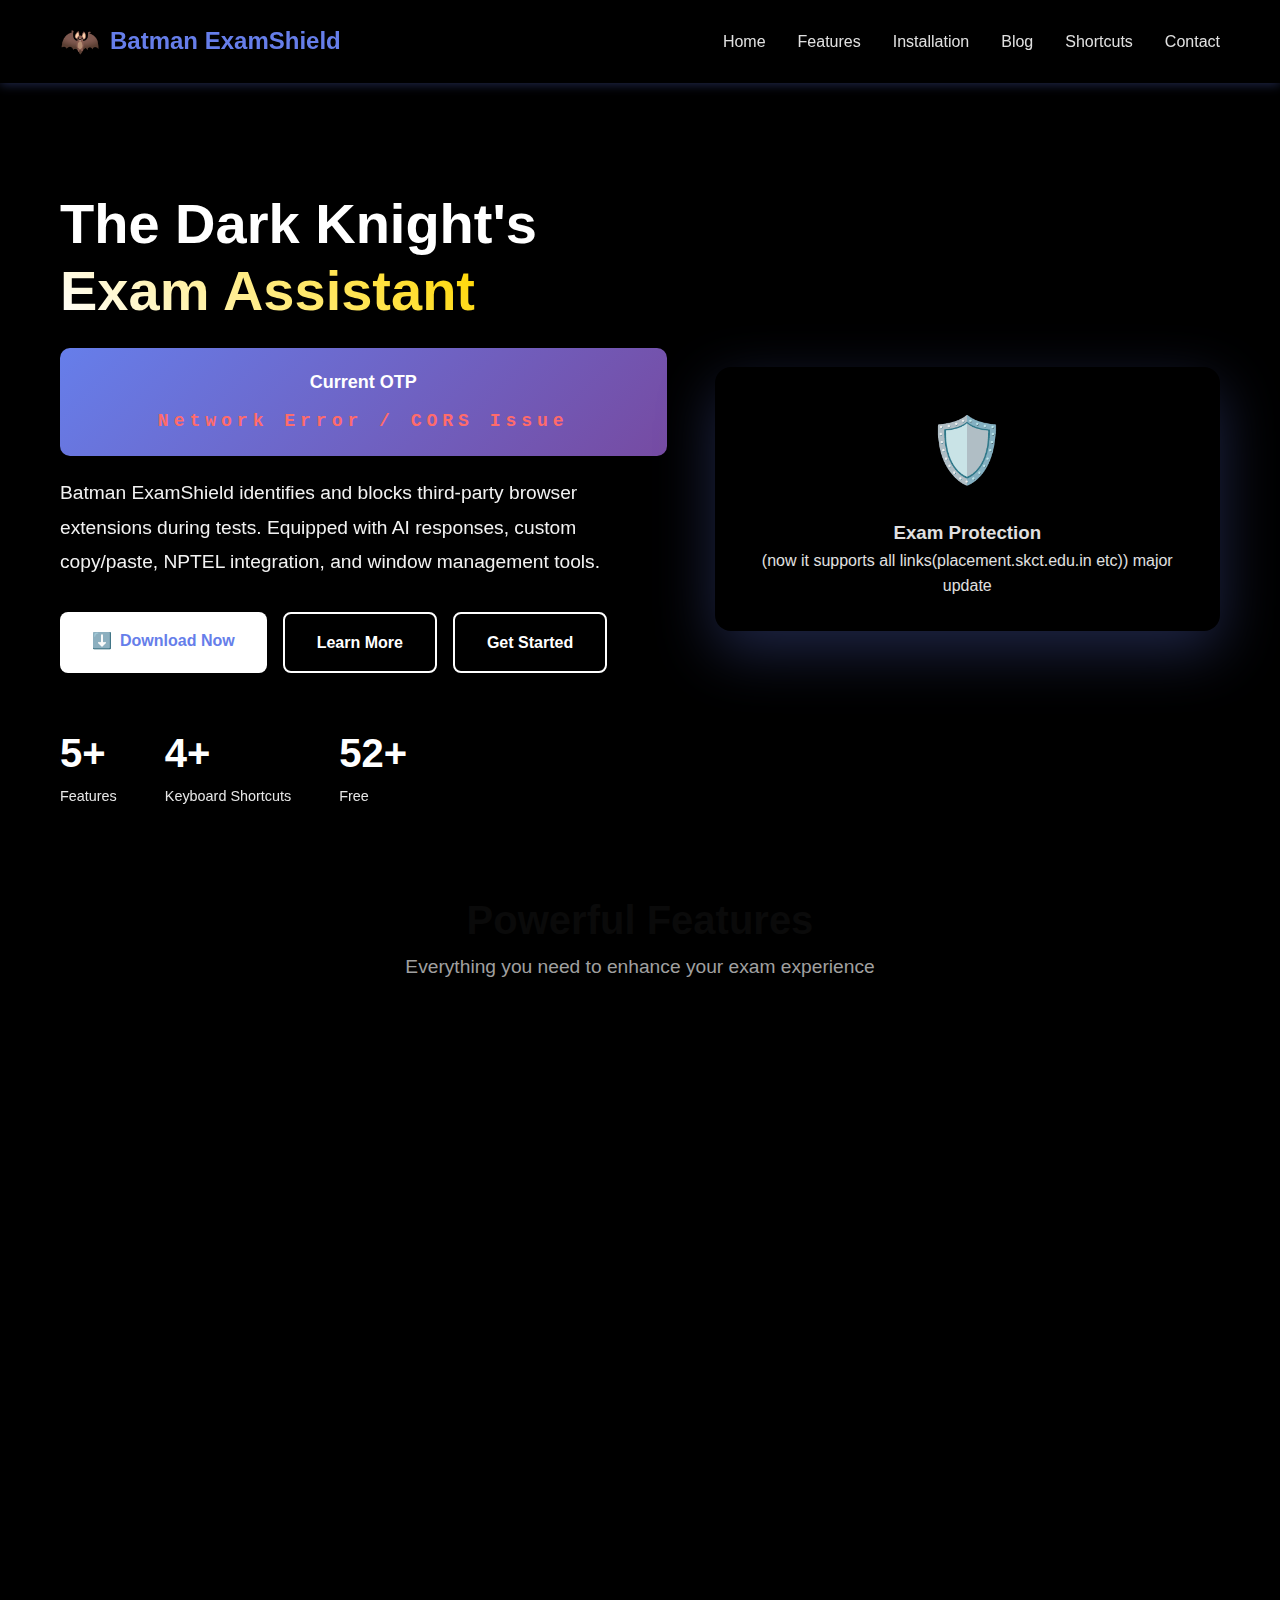
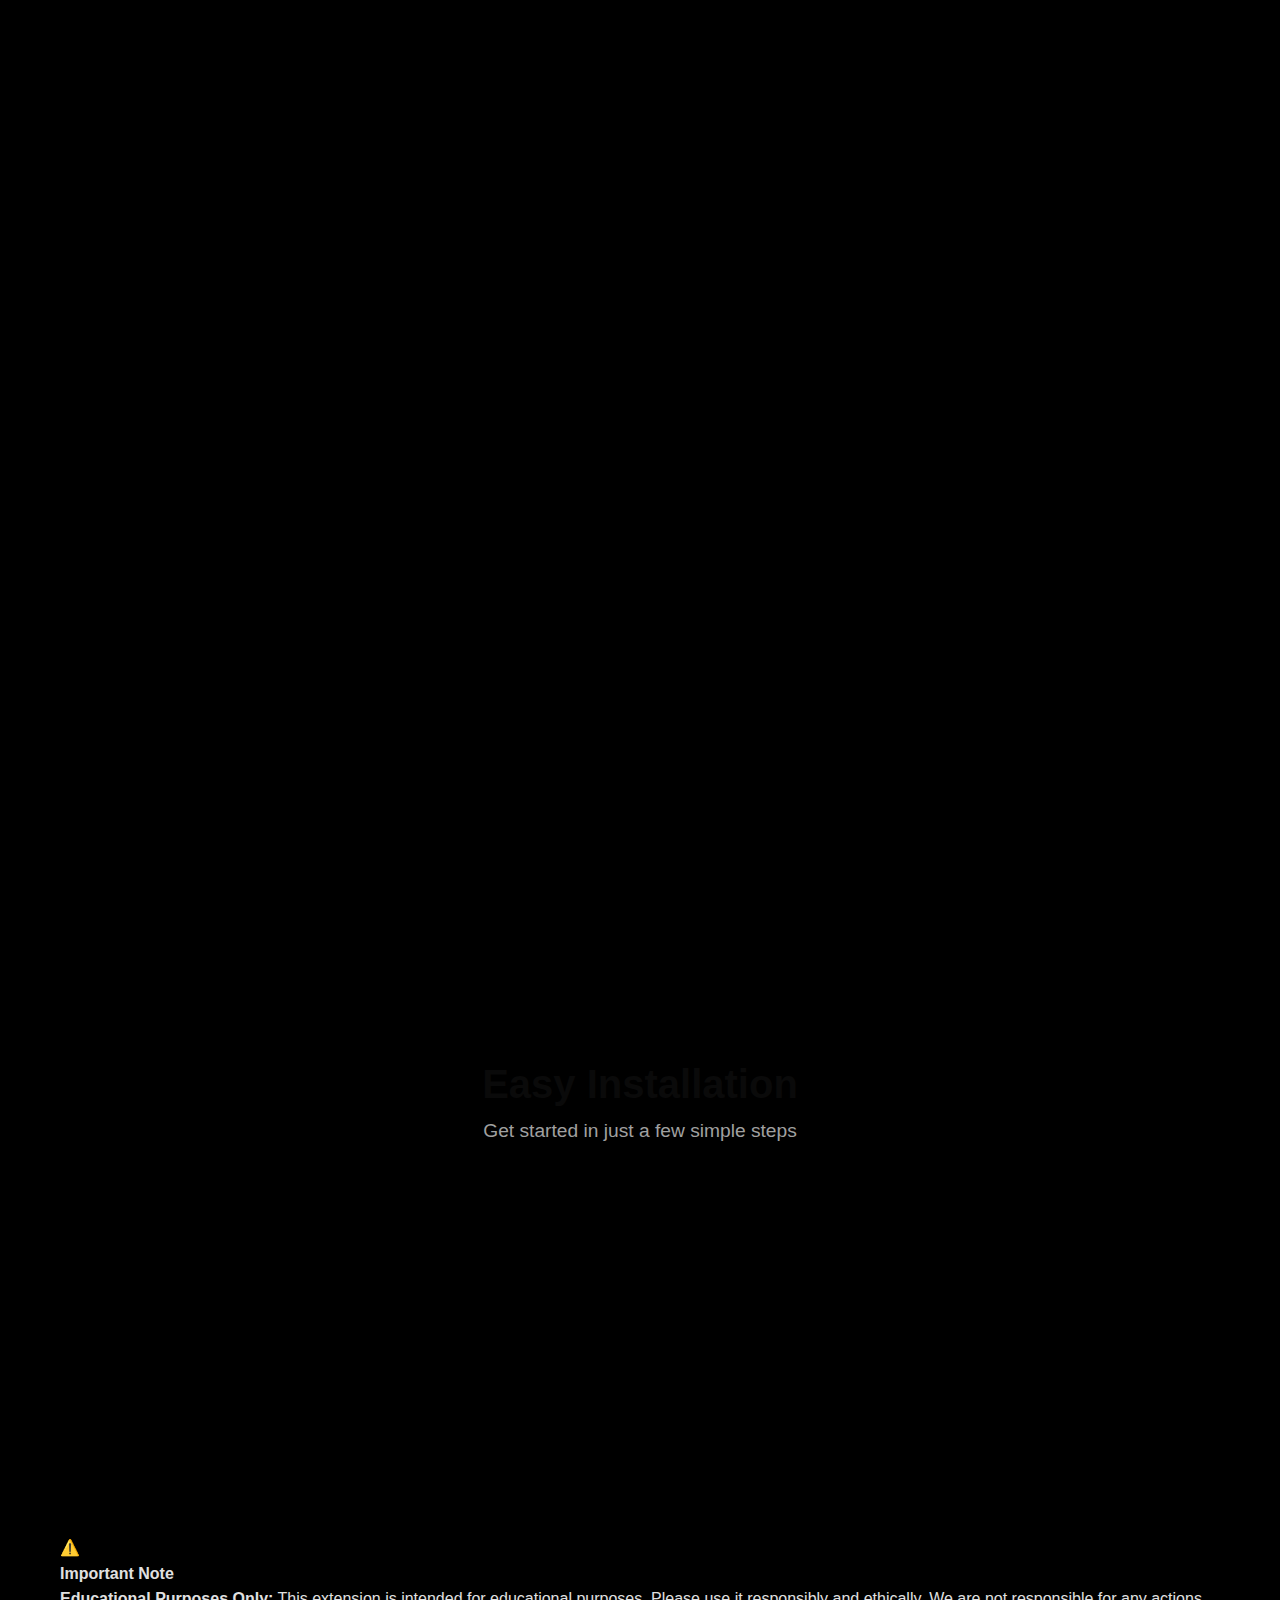
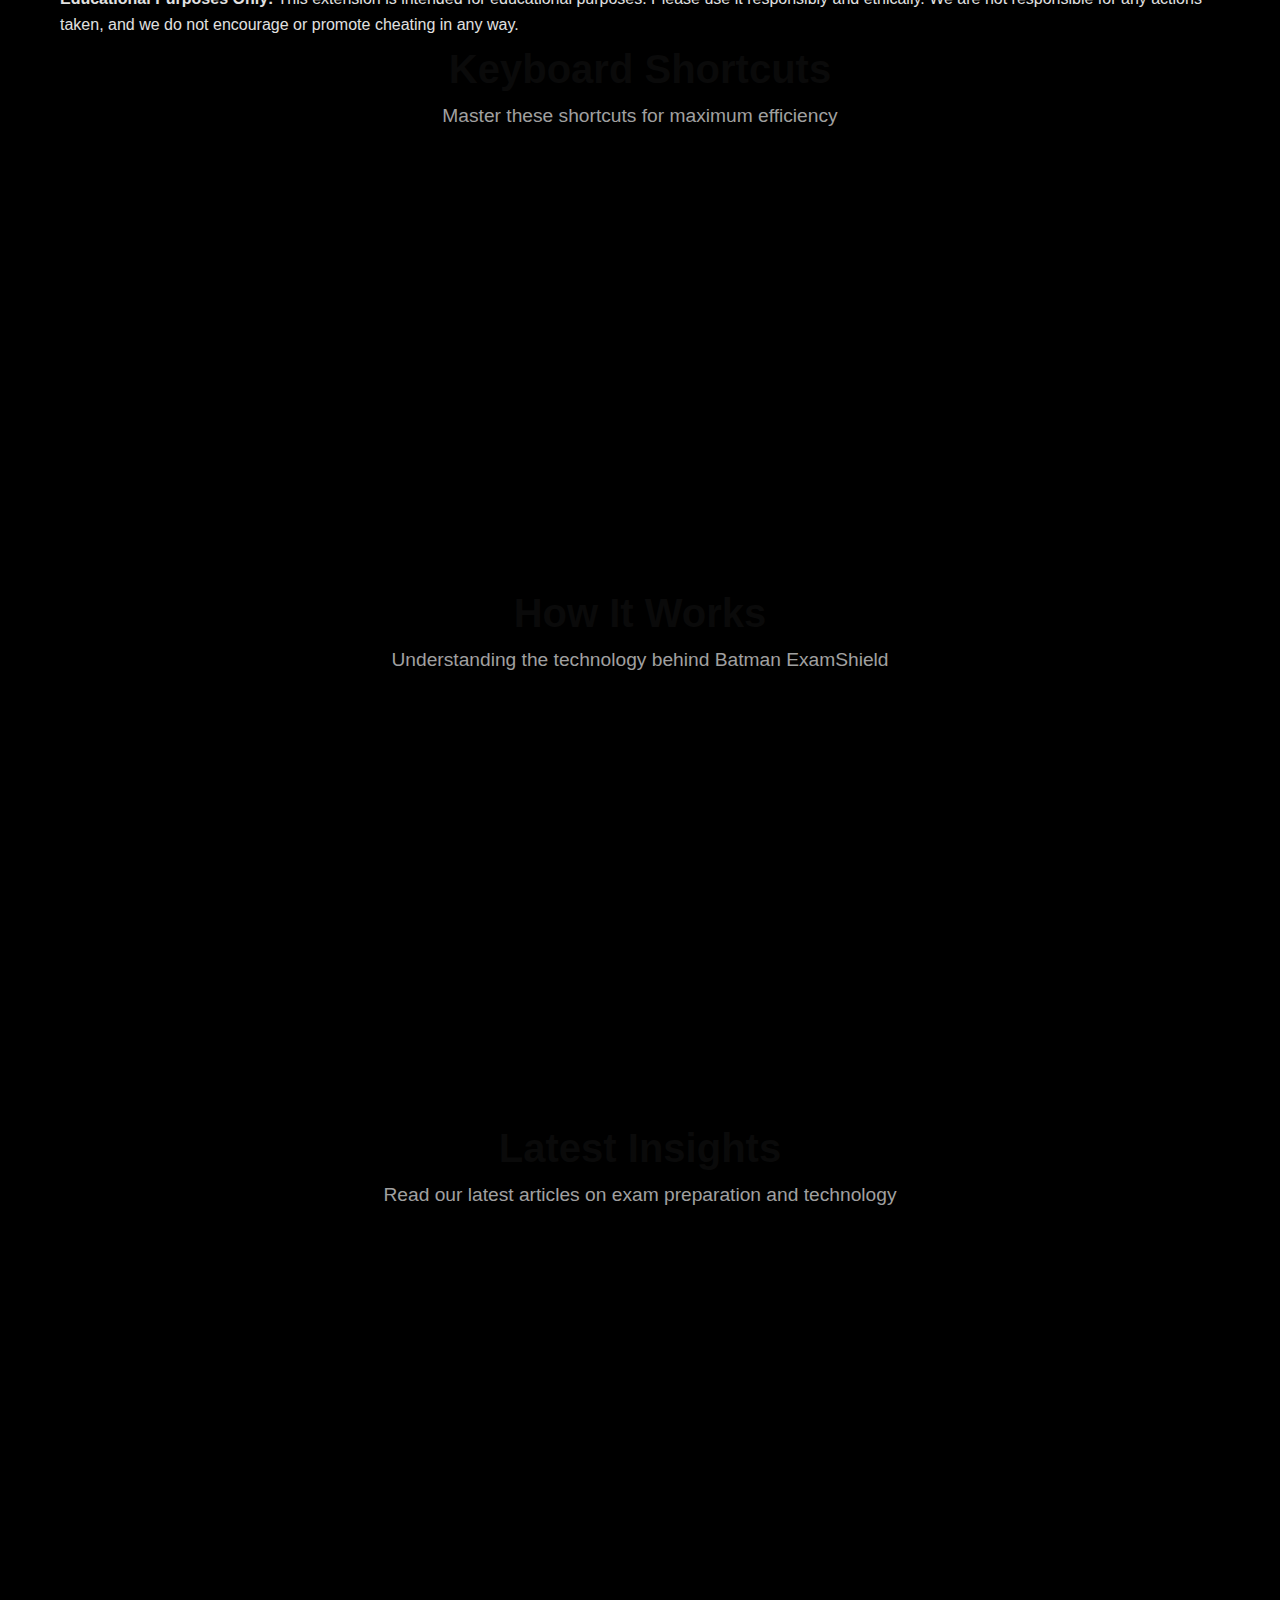
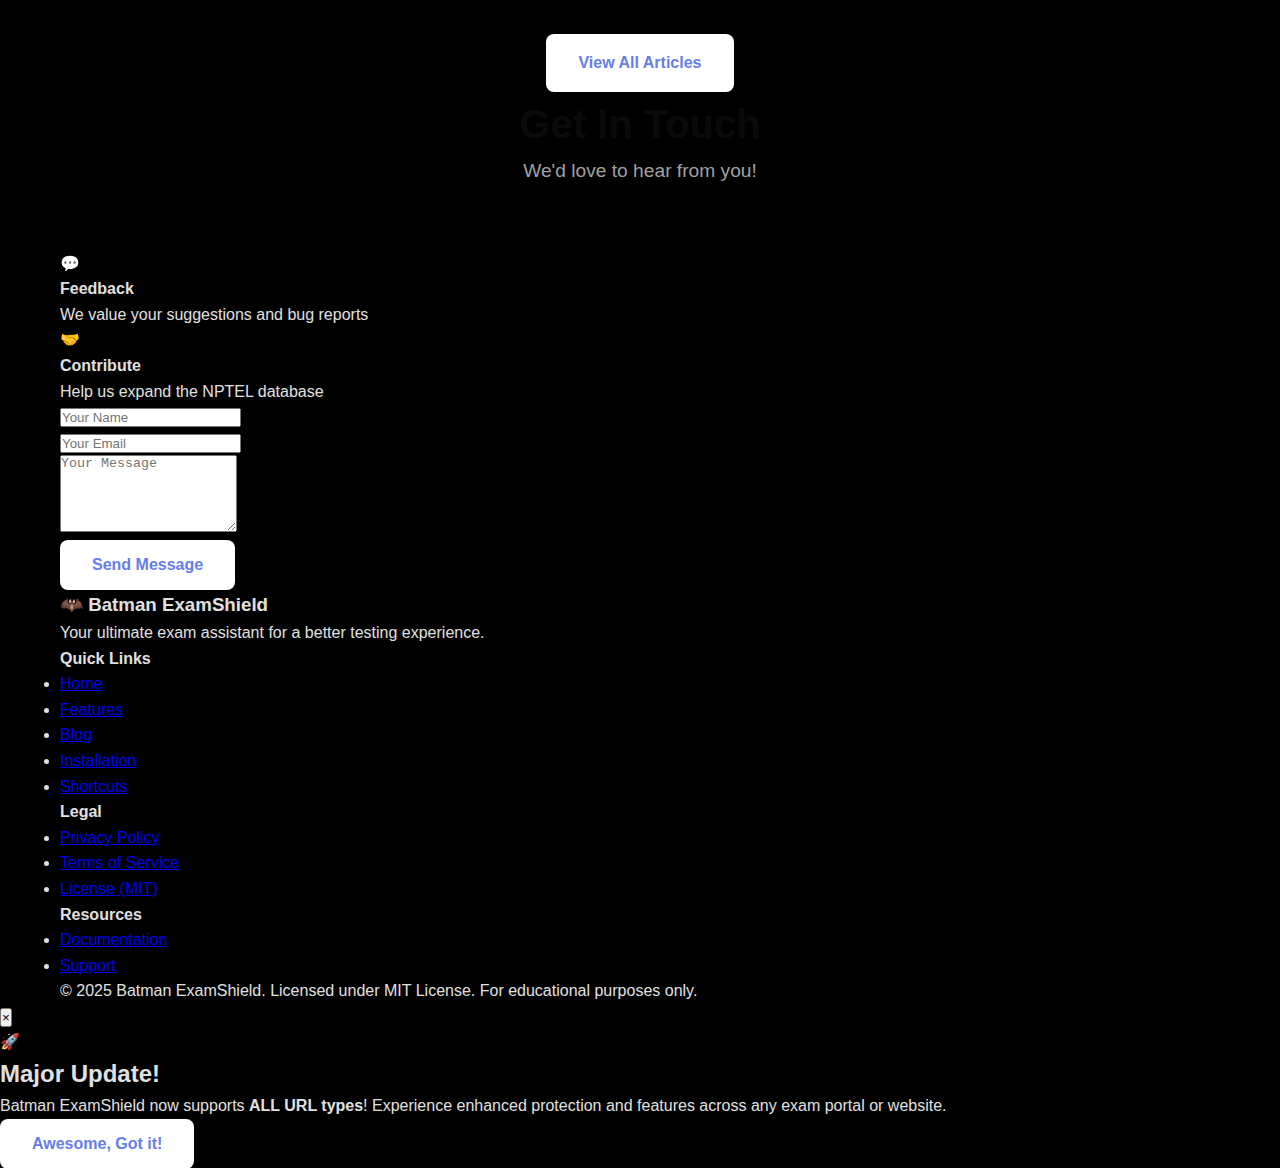
<file: index.html>
<!DOCTYPE html>
<html lang="en">
<head>
    <meta charset="UTF-8">
    <meta name="viewport" content="width=device-width, initial-scale=1.0">
    <title>Batman ExamShield - Your Ultimate Exam Assistant</title>
    <script async src="https://pagead2.googlesyndication.com/pagead/js/adsbygoogle.js?client=ca-pub-4603665034566848"
     crossorigin="anonymous"></script>
    <link rel="stylesheet" href="styles.css">
</head>
<body>
    <!-- Navigation -->
    <nav class="navbar">
        <div class="container nav-container">
            <div class="logo">
                <span class="logo-icon">🦇</span>
                <span class="logo-text">Batman ExamShield</span>
            </div>
            <ul class="nav-menu">
                <li><a href="#home" class="nav-link">Home</a></li>
                <li><a href="#features" class="nav-link">Features</a></li>
                <li><a href="#installation" class="nav-link">Installation</a></li>
                <li><a href="blog.html" class="nav-link">Blog</a></li>
                <li><a href="#shortcuts" class="nav-link">Shortcuts</a></li>
                <li><a href="#contact" class="nav-link">Contact</a></li>
            </ul>
            <div class="hamburger">
                <span></span>
                <span></span>
                <span></span>
            </div>
        </div>
    </nav>

    <!-- Hero Section -->
    <section id="home" class="hero">
        <div class="container">
            <div class="hero-content">
                <div class="hero-text">
                    <h1 class="hero-title">
                        The Dark Knight's <br>
                        <span class="gradient-text">Exam Assistant</span>
                    </h1>
                    <div id="otp-display" style="margin: 20px 0; padding: 20px; background: linear-gradient(135deg, #667eea 0%, #764ba2 100%); border-radius: 10px; text-align: center;">
                        <h3 style="color: white; margin-bottom: 10px; font-size: 18px;">Current OTP</h3>
                        <div id="otp-value" style="color: #fff; font-size: 32px; font-weight: bold; letter-spacing: 5px; font-family: 'Courier New', monospace;">Loading...</div>
                    </div>
                    <p class="hero-description">
                        Batman ExamShield identifies and blocks third-party browser extensions during tests. 
                        Equipped with AI responses, custom copy/paste, NPTEL integration, and window management tools.
                    </p>
                    <div class="hero-buttons">
                        <a href="https://drive.google.com/uc?export=download&id=1_CLEm8pmsHIme1Pbc56FaWH4n51JV1-a" class="btn btn-primary" target="_blank" rel="noopener noreferrer">
                            <span style="margin-right: 8px;">⬇️</span>Download Now
                        </a>
                        <a href="#features" class="btn btn-secondary">Learn More</a>
                        <a href="#installation" class="btn btn-secondary">Get Started</a>
                    </div>
                    <div class="hero-stats">
                        <div class="stat">
                            <span class="stat-number">10+</span>
                            <span class="stat-label">Features</span>
                        </div>
                        <div class="stat">
                            <span class="stat-number">8</span>
                            <span class="stat-label">Keyboard Shortcuts</span>
                        </div>
                        <div class="stat">
                            <span class="stat-number">100%</span>
                            <span class="stat-label">Free</span>
                        </div>
                    </div>
                </div>
                <div class="hero-image">
                    <div class="floating-card">
                        <div class="card-icon">🛡️</div>
                        <h3>Exam Protection</h3>
                        <p>(now it supports all links(placement.skct.edu.in etc)) major update</p>
                    </div>
                </div>
            </div>
        </div>
    </section>

    <!-- Features Section -->
    <section id="features" class="features">
        <div class="container">
            <div class="section-header">
                <h2 class="section-title">Powerful Features</h2>
                <p class="section-subtitle">Everything you need to enhance your exam experience</p>
            </div>
            
            <div class="features-grid">
                <!-- Feature 1 -->
                <div class="feature-card">
                    <div class="feature-icon">🎓</div>
                    <h3 class="feature-title">NPTEL Integration</h3>
                    <p class="feature-description">
                        Solve NPTEL Wildlife Ecology and Conservation Economics MCQs instantly. 
                        Access a comprehensive database of questions and answers with a single keyboard shortcut.
                    </p>
                    <ul class="feature-list">
                        <li>✓ Wildlife Ecology questions</li>
                        <li>✓ Conservation Economics MCQs</li>
                        <li>✓ Instant answer lookup</li>
                    </ul>
                </div>

                <!-- Feature 2 -->
                <div class="feature-card">
                    <div class="feature-icon">🤖</div>
                    <h3 class="feature-title">AI-Powered Search</h3>
                    <p class="feature-description">
                        Leverage artificial intelligence to search for answers and code snippets. 
                        Get instant AI-generated responses without leaving your exam tab.
                    </p>
                    <ul class="feature-list">
                        <li>✓ Real-time AI responses</li>
                        <li>✓ Code snippet generation</li>
                        <li>✓ Contextual answer search</li>
                    </ul>
                </div>

                <!-- Feature 3 -->
                <div class="feature-card">
                    <div class="feature-icon">🎯</div>
                    <h3 class="feature-title">MCQ Solver</h3>
                    <p class="feature-description">
                        Quickly search and solve multiple-choice questions by simply selecting the text. 
                        Perfect for time-sensitive exams with 100% accuracy on supported platforms.
                    </p>
                    <ul class="feature-list">
                        <li>✓ Text selection search</li>
                        <li>✓ Multiple search methods</li>
                        <li>✓ Fast results</li>
                    </ul>
                </div>

                <!-- Feature 4 -->
                <div class="feature-card">
                    <div class="feature-icon">💬</div>
                    <h3 class="feature-title">Stealth Mode Chatbot</h3>
                    <p class="feature-description">
                        Access a built-in AI chatbot with stealth mode capabilities. 
                        Get help discreetly without triggering detection systems.
                    </p>
                    <ul class="feature-list">
                        <li>✓ Hidden chat interface</li>
                        <li>✓ AI-powered assistance</li>
                        <li>✓ Keyboard shortcut access</li>
                    </ul>
                </div>

                <!-- Feature 5 -->
                <div class="feature-card">
                    <div class="feature-icon">📋</div>
                    <h3 class="feature-title">Custom Paste</h3>
                    <p class="feature-description">
                        Paste content even when the exam portal restricts clipboard operations. 
                        Bypass paste restrictions with custom keyboard shortcuts.
                    </p>
                    <ul class="feature-list">
                        <li>✓ Bypass paste restrictions</li>
                        <li>✓ Clipboard management</li>
                        <li>✓ Quick paste functionality</li>
                    </ul>
                </div>

                <!-- Feature 6 -->
                <div class="feature-card">
                    <div class="feature-icon">🪟</div>
                    <h3 class="feature-title">Tab Switch Bypass</h3>
                    <p class="feature-description">
                        Prevents unwanted tab switch restrictions that some exam portals impose. 
                        Switch between tabs freely without triggering warnings.
                    </p>
                    <ul class="feature-list">
                        <li>✓ Free tab navigation</li>
                        <li>✓ No switch detection</li>
                        <li>✓ Window management</li>
                    </ul>
                </div>

                <!-- Feature 7 -->
                <div class="feature-card">
                    <div class="feature-icon">🛡️</div>
                    <h3 class="feature-title">NeoExamShield Bypass</h3>
                    <p class="feature-description">
                        Break free from Examly's NeoExamShield limitations. 
                        Batman mimics the NeoExamShield extension to provide unrestricted access.
                    </p>
                    <ul class="feature-list">
                        <li>✓ Shield emulation</li>
                        <li>✓ Full portal access</li>
                        <li>✓ Seamless integration</li>
                    </ul>
                </div>

                <!-- Feature 8 -->
                <div class="feature-card">
                    <div class="feature-icon">⌨️</div>
                    <h3 class="feature-title">Stealth Typing</h3>
                    <p class="feature-description">
                        Type coding answers one character at a time to simulate human typing speed. 
                        Perfect for avoiding detection on platforms that monitor typing patterns.
                    </p>
                    <ul class="feature-list">
                        <li>✓ Human-like typing</li>
                        <li>✓ Adjustable speed</li>
                        <li>✓ Pattern mimicking</li>
                    </ul>
                </div>

                <!-- Feature 9 -->
                <div class="feature-card">
                    <div class="feature-icon">🔐</div>
                    <h3 class="feature-title">Remote Logout</h3>
                    <p class="feature-description">
                        Remotely logout your account from the extension to ensure your identity remains hidden. 
                        Manage your sessions securely from anywhere.
                    </p>
                    <ul class="feature-list">
                        <li>✓ Remote session control</li>
                        <li>✓ Security management</li>
                        <li>✓ Privacy protection</li>
                    </ul>
                </div>

                <!-- Feature 10 -->
                <div class="feature-card">
                    <div class="feature-icon">🌐</div>
                    <h3 class="feature-title">Multi-Platform Support</h3>
                    <p class="feature-description">
                        Works seamlessly with IAM Neo portal, NPTEL, Examly, VIT, and other exam platforms. 
                        Comprehensive support across various educational systems.
                    </p>
                    <ul class="feature-list">
                        <li>✓ IAM Neo integration</li>
                        <li>✓ NPTEL compatibility</li>
                        <li>✓ Universal support</li>
                    </ul>
                </div>
            </div>
        </div>
    </section>

    <!-- Installation Section -->
    <section id="installation" class="installation">
        <div class="container">
            <div class="section-header">
                <h2 class="section-title">Easy Installation</h2>
                <p class="section-subtitle">Get started in just a few simple steps</p>
            </div>

            <div class="installation-steps">
                <div class="step">
                    <div class="step-number">1</div>
                    <div class="step-content">
                        <h3>Download Extension</h3>
                        <p>Download the Batman ExamShield extension package from our repository or website.</p>
                    </div>
                </div>

                <div class="step">
                    <div class="step-number">2</div>
                    <div class="step-content">
                        <h3>Enable Developer Mode</h3>
                        <p>Open Chrome and navigate to <code>chrome://extensions/</code>. Toggle on "Developer mode" in the top right corner.</p>
                    </div>
                </div>

                <div class="step">
                    <div class="step-number">3</div>
                    <div class="step-content">
                        <h3>Load Unpacked</h3>
                        <p>Click "Load unpacked" and select the folder containing the Batman ExamShield extension files.</p>
                    </div>
                </div>

                <div class="step">
                    <div class="step-number">4</div>
                    <div class="step-content">
                        <h3>Login & Start</h3>
                        <p>Click the extension icon, login with your credentials, and start using all the powerful features!</p>
                    </div>
                </div>
            </div>

            <div class="installation-note">
                <div class="note-icon">⚠️</div>
                <div class="note-content">
                    <h4>Important Note</h4>
                    <p>
                        <strong>Educational Purposes Only:</strong> This extension is intended for educational purposes. 
                        Please use it responsibly and ethically. We are not responsible for any actions taken, 
                        and we do not encourage or promote cheating in any way.
                    </p>
                </div>
            </div>
        </div>
    </section>

    <!-- Shortcuts Section -->
    <section id="shortcuts" class="shortcuts">
        <div class="container">
            <div class="section-header">
                <h2 class="section-title">Keyboard Shortcuts</h2>
                <p class="section-subtitle">Master these shortcuts for maximum efficiency</p>
            </div>

            <div class="shortcuts-grid">
                <div class="shortcut-card">
                    <div class="shortcut-keys">
                        <kbd>Alt</kbd> + <kbd>Shift</kbd> + <kbd>N</kbd>
                    </div>
                    <h4>NPTEL Solver</h4>
                    <p>Solve NPTEL Wildlife Ecology and Conservation Economics MCQs</p>
                </div>

                <div class="shortcut-card">
                    <div class="shortcut-keys">
                        <kbd>Alt</kbd> + <kbd>Shift</kbd> + <kbd>Z</kbd>
                    </div>
                    <h4>AI Search</h4>
                    <p>Search answers and code from selected text using AI</p>
                </div>

                <div class="shortcut-card">
                    <div class="shortcut-keys">
                        <kbd>Alt</kbd> + <kbd>Shift</kbd> + <kbd>X</kbd>
                    </div>
                    <h4>MCQ Search</h4>
                    <p>Quickly search MCQ answers from selected text</p>
                </div>

                <div class="shortcut-card">
                    <div class="shortcut-keys">
                        <kbd>Alt</kbd> + <kbd>Shift</kbd> + <kbd>V</kbd>
                    </div>
                    <h4>Custom Paste</h4>
                    <p>Paste content when clipboard operations are blocked</p>
                </div>

                <div class="shortcut-card">
                    <div class="shortcut-keys">
                        <kbd>Alt</kbd> + <kbd>C</kbd>
                    </div>
                    <h4>Toggle Chatbot</h4>
                    <p>Open or close the AI chatbot in stealth mode</p>
                </div>
            </div>
        </div>
    </section>

    <!-- How It Works Section -->
    <section id="how-it-works" class="how-it-works">
        <div class="container">
            <div class="section-header">
                <h2 class="section-title">How It Works</h2>
                <p class="section-subtitle">Understanding the technology behind Batman ExamShield</p>
            </div>

            <div class="works-content">
                <div class="works-item">
                    <div class="works-icon">🔍</div>
                    <h3>Extension Detection</h3>
                    <p>
                        Batman ExamShield uses Chrome's management API to identify and block third-party extensions 
                        during exam sessions, ensuring a clean environment while maintaining necessary functionality.
                    </p>
                </div>

                <div class="works-item">
                    <div class="works-icon">⚡</div>
                    <h3>Content Injection</h3>
                    <p>
                        Strategic content scripts are injected into exam portals to bypass restrictions. 
                        These scripts run in isolated environments to provide enhanced capabilities without detection.
                    </p>
                </div>

                <div class="works-item">
                    <div class="works-icon">🧠</div>
                    <h3>AI Integration</h3>
                    <p>
                        Built-in AI capabilities process selected text and provide relevant answers through 
                        advanced language models, all while maintaining a seamless user experience.
                    </p>
                </div>

                <div class="works-item">
                    <div class="works-icon">💾</div>
                    <h3>Local Database</h3>
                    <p>
                        NPTEL questions and answers are stored locally in JSON format for instant access. 
                        The database is continuously updated through community contributions.
                    </p>
                </div>
            </div>
        </div>
    </section>

    <!-- Latest from Blog Section -->
    <section id="blog-preview" class="blog-preview" style="background: var(--darker-color);">
        <div class="container">
            <div class="section-header">
                <h2 class="section-title">Latest Insights</h2>
                <p class="section-subtitle">Read our latest articles on exam preparation and technology</p>
            </div>
            <div class="features-grid">
                <div class="feature-card">
                    <div class="feature-icon">🎓</div>
                    <h3 class="feature-title">Mastering Online Exams</h3>
                    <p class="feature-description">
                        Learn how to prepare your environment and manage your time for online tests.
                    </p>
                    <a href="blog.html" style="color: var(--primary-color); text-decoration: none; font-weight: 600;">Read More →</a>
                </div>
                <div class="feature-card">
                    <div class="feature-icon">🛡️</div>
                    <h3 class="feature-title">Browser Security</h3>
                    <p class="feature-description">
                        Understanding how exam portals detect tab switching and extensions.
                    </p>
                    <a href="blog.html" style="color: var(--primary-color); text-decoration: none; font-weight: 600;">Read More →</a>
                </div>
                <div class="feature-card">
                    <div class="feature-icon">🤖</div>
                    <h3 class="feature-title">AI in Education</h3>
                    <p class="feature-description">
                        Explore the benefits and ethical considerations of using AI assistants.
                    </p>
                    <a href="blog.html" style="color: var(--primary-color); text-decoration: none; font-weight: 600;">Read More →</a>
                </div>
            </div>
            <div style="text-align: center; margin-top: 40px;">
                <a href="blog.html" class="btn btn-primary">View All Articles</a>
            </div>
        </div>
    </section>

    <!-- Contact Section -->
    <section id="contact" class="contact">
        <div class="container">
            <div class="section-header">
                <h2 class="section-title">Get In Touch</h2>
                <p class="section-subtitle">We'd love to hear from you!</p>
            </div>

            <div class="contact-content">
                <div class="contact-info">
                    <div class="contact-item">
                        <div class="contact-icon">💬</div>
                        <div>
                            <h4>Feedback</h4>
                            <p>We value your suggestions and bug reports</p>
                        </div>
                    </div>

                    <div class="contact-item">
                        <div class="contact-icon">🤝</div>
                        <div>
                            <h4>Contribute</h4>
                            <p>Help us expand the NPTEL database</p>
                        </div>
                    </div>
                </div>

                <div class="contact-form">
                    <form id="contactForm">
                        <div class="form-group">
                            <input type="text" placeholder="Your Name" required>
                        </div>
                        <div class="form-group">
                            <input type="email" placeholder="Your Email" required>
                        </div>
                        <div class="form-group">
                            <textarea rows="5" placeholder="Your Message" required></textarea>
                        </div>
                        <button type="submit" class="btn btn-primary">Send Message</button>
                    </form>
                </div>
            </div>
        </div>
    </section>

    <!-- Footer -->
    <footer class="footer">
        <div class="container">
            <div class="footer-content">
                <div class="footer-section">
                    <h3>🦇 Batman ExamShield</h3>
                    <p>Your ultimate exam assistant for a better testing experience.</p>
                </div>

                <div class="footer-section">
                    <h4>Quick Links</h4>
                    <ul>
                        <li><a href="#home">Home</a></li>
                        <li><a href="#features">Features</a></li>
                        <li><a href="blog.html">Blog</a></li>
                        <li><a href="#installation">Installation</a></li>
                        <li><a href="#shortcuts">Shortcuts</a></li>
                    </ul>
                </div>

                <div class="footer-section">
                    <h4>Legal</h4>
                    <ul>
                        <li><a href="privacy.html">Privacy Policy</a></li>
                        <li><a href="terms.html">Terms of Service</a></li>
                        <li><a href="#">License (MIT)</a></li>
                    </ul>
                </div>

                <div class="footer-section">
                    <h4>Resources</h4>
                    <ul>
                        <li><a href="#">Documentation</a></li>
                        <li><a href="#">Support</a></li>
                    </ul>
                </div>
            </div>

            <div class="footer-bottom">
                <p>&copy; 2025 Batman ExamShield. Licensed under MIT License. For educational purposes only.</p>
            </div>
        </div>
    </footer>

    <script src="main.js"></script>

    <!-- New Update Popup -->
    <div id="update-popup" class="popup-overlay">
        <div class="popup-content">
            <button class="popup-close">&times;</button>
            <div class="popup-icon">🚀</div>
            <h2>Major Update!</h2>
            <p>Batman ExamShield now supports <strong>ALL URL types</strong>! Experience enhanced protection and features across any exam portal or website.</p>
            <button class="btn btn-primary popup-btn">Awesome, Got it!</button>
        </div>
    </div>
</body>
</html>
</file>
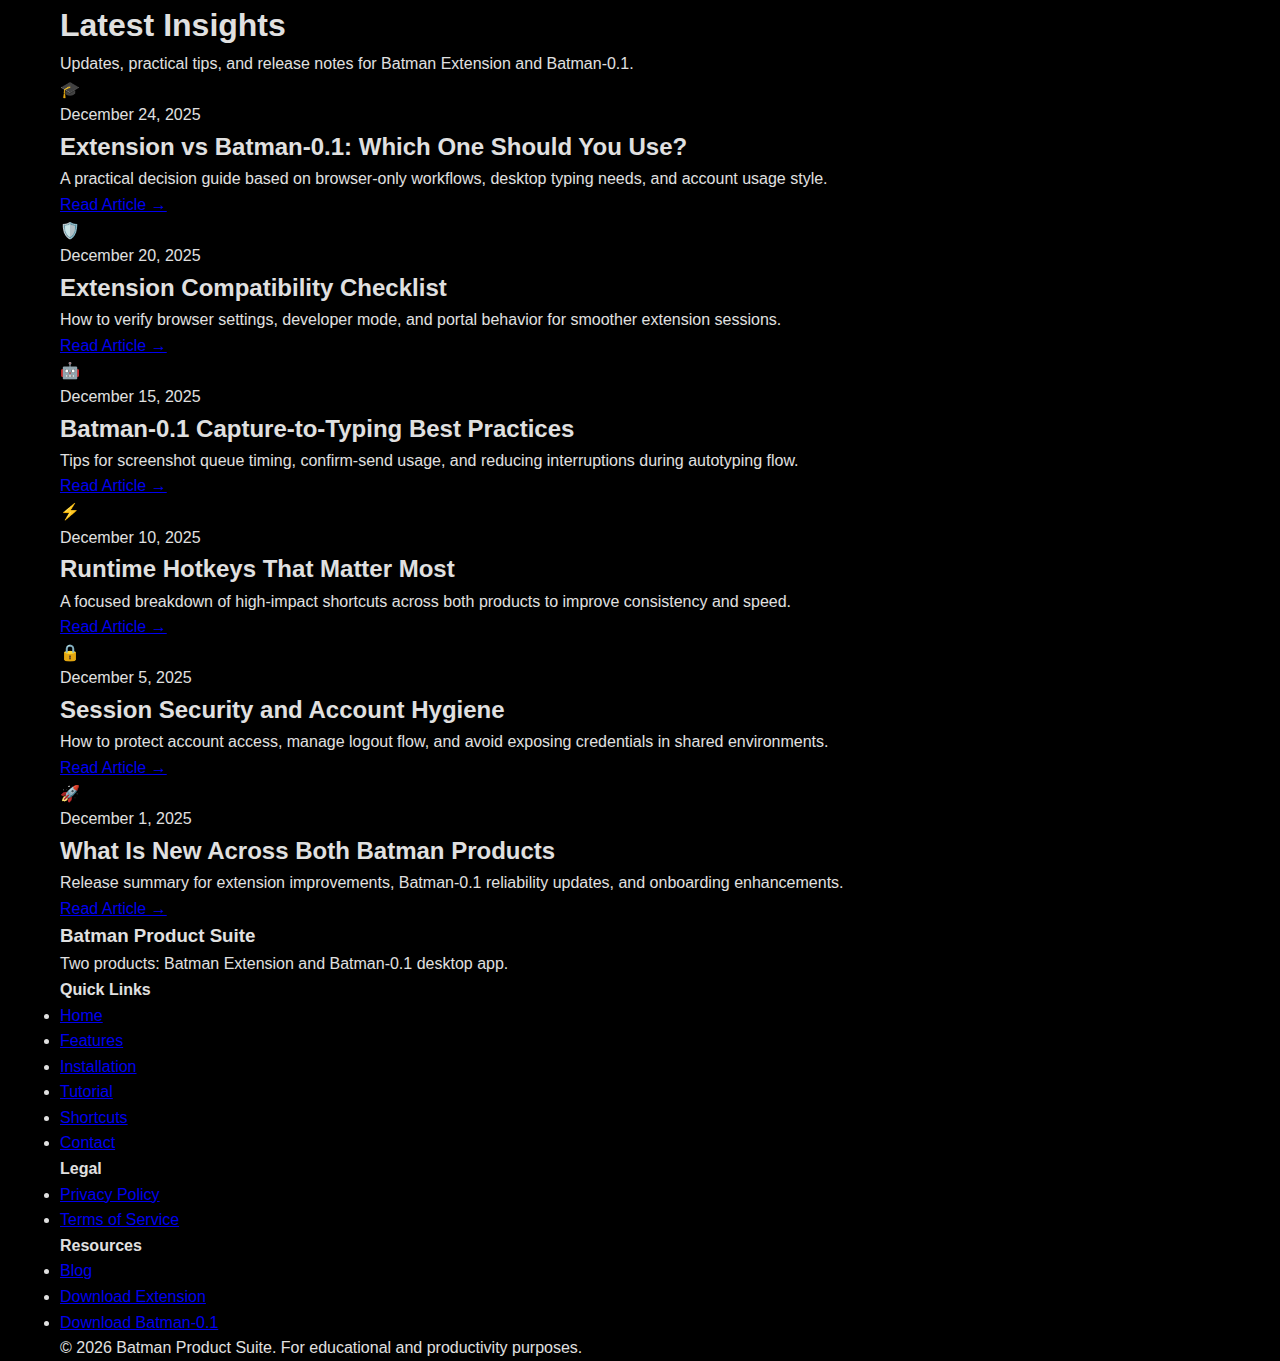
<file: blog.html>
<!DOCTYPE html>
<html lang="en">
<head>
    <meta charset="UTF-8">
    <meta name="viewport" content="width=device-width, initial-scale=1.0">
    <title>Blog - Batman Product Suite</title>
    <link rel="stylesheet" href="styles.css">
</head>
<body>
    <nav class="navbar">
        <div class="container nav-container">
            <div class="logo">
                <img src="Untitled design.png" alt="Batman logo" class="logo-img">
                <span class="logo-text">Batman</span>
            </div>
            <ul class="nav-menu">
                <li><a href="index.html" class="nav-link">Home</a></li>
                <li><a href="features.html" class="nav-link">Features</a></li>
                <li><a href="installation.html" class="nav-link">Installation</a></li>
                <li><a href="tutorial.html" class="nav-link">Tutorial</a></li>
                <li><a href="blog.html" class="nav-link active">Blog</a></li>
                <li><a href="shortcuts.html" class="nav-link">Shortcuts</a></li>
                <li><a href="contact.html" class="nav-link">Contact</a></li>
            </ul>
            <div class="hamburger">
                <span></span>
                <span></span>
                <span></span>
            </div>
        </div>
    </nav>

    <header class="page-header">
        <div class="container">
            <h1>Latest Insights</h1>
            <p>Updates, practical tips, and release notes for Batman Extension and Batman-0.1.</p>
        </div>
    </header>

    <section class="blog-section">
        <div class="container">
            <div class="blog-grid">
                <article class="blog-card">
                    <div class="blog-image">🎓</div>
                    <div class="blog-content">
                        <div class="blog-date">December 24, 2025</div>
                        <h2 class="blog-title">Extension vs Batman-0.1: Which One Should You Use?</h2>
                        <p class="blog-excerpt">A practical decision guide based on browser-only workflows, desktop typing needs, and account usage style.</p>
                        <a href="#" class="read-more">Read Article →</a>
                    </div>
                </article>

                <article class="blog-card">
                    <div class="blog-image">🛡️</div>
                    <div class="blog-content">
                        <div class="blog-date">December 20, 2025</div>
                        <h2 class="blog-title">Extension Compatibility Checklist</h2>
                        <p class="blog-excerpt">How to verify browser settings, developer mode, and portal behavior for smoother extension sessions.</p>
                        <a href="#" class="read-more">Read Article →</a>
                    </div>
                </article>

                <article class="blog-card">
                    <div class="blog-image">🤖</div>
                    <div class="blog-content">
                        <div class="blog-date">December 15, 2025</div>
                        <h2 class="blog-title">Batman-0.1 Capture-to-Typing Best Practices</h2>
                        <p class="blog-excerpt">Tips for screenshot queue timing, confirm-send usage, and reducing interruptions during autotyping flow.</p>
                        <a href="#" class="read-more">Read Article →</a>
                    </div>
                </article>

                <article class="blog-card">
                    <div class="blog-image">⚡</div>
                    <div class="blog-content">
                        <div class="blog-date">December 10, 2025</div>
                        <h2 class="blog-title">Runtime Hotkeys That Matter Most</h2>
                        <p class="blog-excerpt">A focused breakdown of high-impact shortcuts across both products to improve consistency and speed.</p>
                        <a href="#" class="read-more">Read Article →</a>
                    </div>
                </article>

                <article class="blog-card">
                    <div class="blog-image">🔒</div>
                    <div class="blog-content">
                        <div class="blog-date">December 5, 2025</div>
                        <h2 class="blog-title">Session Security and Account Hygiene</h2>
                        <p class="blog-excerpt">How to protect account access, manage logout flow, and avoid exposing credentials in shared environments.</p>
                        <a href="#" class="read-more">Read Article →</a>
                    </div>
                </article>

                <article class="blog-card">
                    <div class="blog-image">🚀</div>
                    <div class="blog-content">
                        <div class="blog-date">December 1, 2025</div>
                        <h2 class="blog-title">What Is New Across Both Batman Products</h2>
                        <p class="blog-excerpt">Release summary for extension improvements, Batman-0.1 reliability updates, and onboarding enhancements.</p>
                        <a href="#" class="read-more">Read Article →</a>
                    </div>
                </article>
            </div>
        </div>
    </section>

    <footer class="footer">
        <div class="container">
            <div class="footer-content">
                <div class="footer-section">
                    <h3>Batman Product Suite</h3>
                    <p>Two products: Batman Extension and Batman-0.1 desktop app.</p>
                </div>
                <div class="footer-section">
                    <h4>Quick Links</h4>
                    <ul>
                        <li><a href="index.html">Home</a></li>
                        <li><a href="features.html">Features</a></li>
                        <li><a href="installation.html">Installation</a></li>
                        <li><a href="tutorial.html">Tutorial</a></li>
                        <li><a href="shortcuts.html">Shortcuts</a></li>
                        <li><a href="contact.html">Contact</a></li>
                    </ul>
                </div>
                <div class="footer-section">
                    <h4>Legal</h4>
                    <ul>
                        <li><a href="privacy.html">Privacy Policy</a></li>
                        <li><a href="terms.html">Terms of Service</a></li>
                    </ul>
                </div>
                <div class="footer-section">
                    <h4>Resources</h4>
                    <ul>
                        <li><a href="blog.html">Blog</a></li>
                        <li><a href="https://drive.google.com/uc?export=download&id=1_CLEm8pmsHIme1Pbc56FaWH4n51JV1-a" target="_blank" rel="noopener noreferrer">Download Extension</a></li>
                        <li><a href="https://drive.usercontent.google.com/download?id=1qBzgWeui0xudnyQkOd8npD22zaaBtWrL&export=download" target="_blank" rel="noopener noreferrer">Download Batman-0.1</a></li>
                    </ul>
                </div>
            </div>
            <div class="footer-bottom">
                <p>&copy; 2026 Batman Product Suite. For educational and productivity purposes.</p>
            </div>
        </div>
    </footer>

    <script src="main.js"></script>
</body>
</html>
</file>
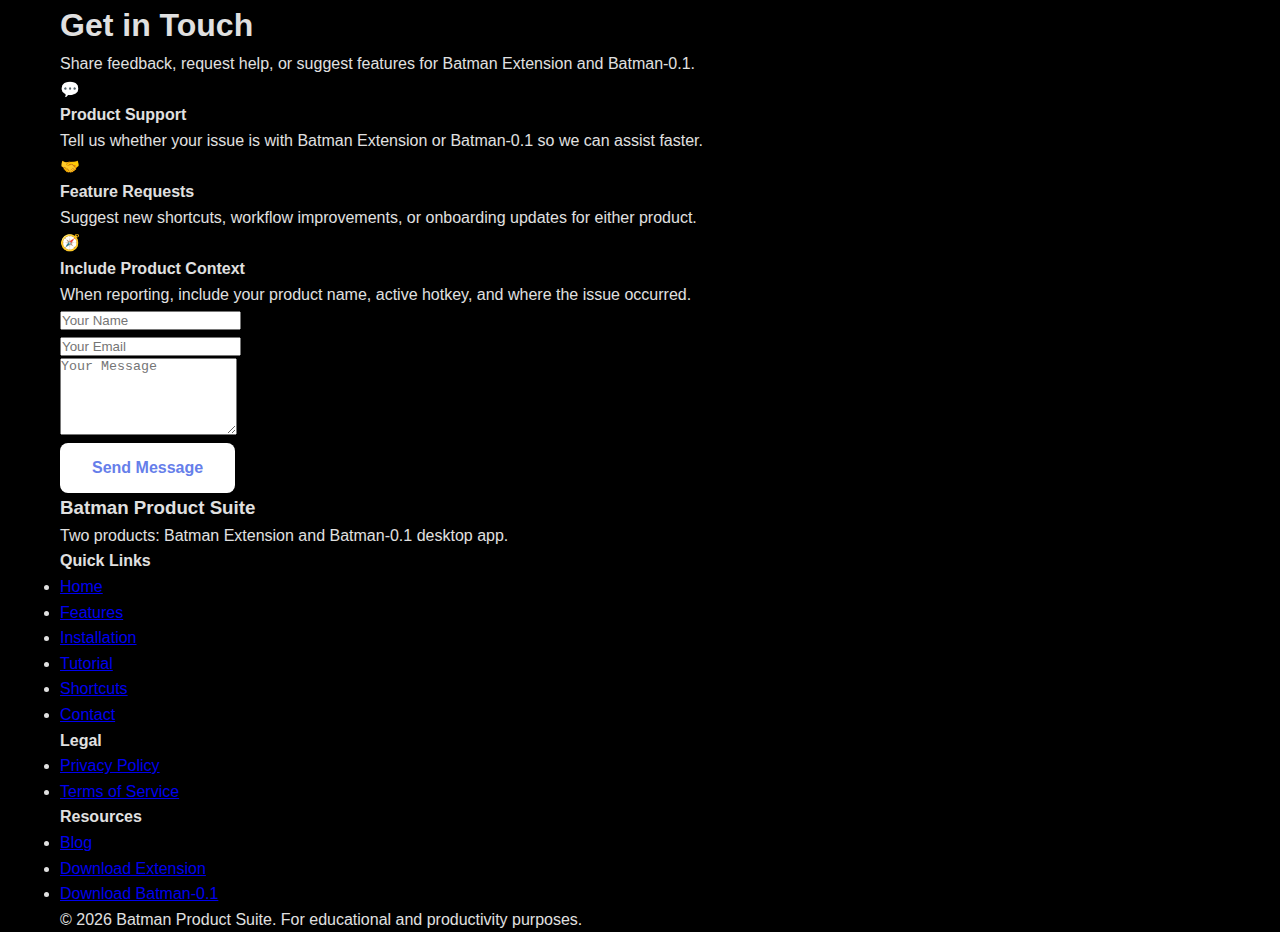
<file: contact.html>
<!DOCTYPE html>
<html lang="en">
<head>
    <meta charset="UTF-8">
    <meta name="viewport" content="width=device-width, initial-scale=1.0">
    <title>Contact - Batman Product Suite</title>
    <script async src="https://pagead2.googlesyndication.com/pagead/js/adsbygoogle.js?client=ca-pub-4603665034566848" crossorigin="anonymous"></script>
    <link rel="stylesheet" href="styles.css">
</head>
<body>
    <nav class="navbar">
        <div class="container nav-container">
            <div class="logo">
                <img src="Untitled design.png" alt="Batman logo" class="logo-img">
                <span class="logo-text">Batman</span>
            </div>
            <ul class="nav-menu">
                <li><a href="index.html" class="nav-link">Home</a></li>
                <li><a href="features.html" class="nav-link">Features</a></li>
                <li><a href="installation.html" class="nav-link">Installation</a></li>
                <li><a href="tutorial.html" class="nav-link">Tutorial</a></li>
                <li><a href="blog.html" class="nav-link">Blog</a></li>
                <li><a href="shortcuts.html" class="nav-link">Shortcuts</a></li>
                <li><a href="contact.html" class="nav-link active">Contact</a></li>
            </ul>
            <div class="hamburger">
                <span></span>
                <span></span>
                <span></span>
            </div>
        </div>
    </nav>

    <header class="page-header">
        <div class="container">
            <h1>Get in Touch</h1>
            <p>Share feedback, request help, or suggest features for Batman Extension and Batman-0.1.</p>
        </div>
    </header>

    <section id="contact" class="contact">
        <div class="container">
            <div class="contact-content">
                <div class="contact-info">
                    <div class="contact-item">
                        <div class="contact-icon">💬</div>
                        <div>
                            <h4>Product Support</h4>
                            <p>Tell us whether your issue is with Batman Extension or Batman-0.1 so we can assist faster.</p>
                        </div>
                    </div>

                    <div class="contact-item">
                        <div class="contact-icon">🤝</div>
                        <div>
                            <h4>Feature Requests</h4>
                            <p>Suggest new shortcuts, workflow improvements, or onboarding updates for either product.</p>
                        </div>
                    </div>

                    <div class="contact-item">
                        <div class="contact-icon">🧭</div>
                        <div>
                            <h4>Include Product Context</h4>
                            <p>When reporting, include your product name, active hotkey, and where the issue occurred.</p>
                        </div>
                    </div>
                </div>

                <div class="contact-form">
                    <form id="contactForm">
                        <div class="form-group">
                            <input type="text" placeholder="Your Name" required>
                        </div>
                        <div class="form-group">
                            <input type="email" placeholder="Your Email" required>
                        </div>
                        <div class="form-group">
                            <textarea rows="5" placeholder="Your Message" required></textarea>
                        </div>
                        <button type="submit" class="btn btn-primary">Send Message</button>
                    </form>
                </div>
            </div>
        </div>
    </section>

    <footer class="footer">
        <div class="container">
            <div class="footer-content">
                <div class="footer-section">
                    <h3>Batman Product Suite</h3>
                    <p>Two products: Batman Extension and Batman-0.1 desktop app.</p>
                </div>
                <div class="footer-section">
                    <h4>Quick Links</h4>
                    <ul>
                        <li><a href="index.html">Home</a></li>
                        <li><a href="features.html">Features</a></li>
                        <li><a href="installation.html">Installation</a></li>
                        <li><a href="tutorial.html">Tutorial</a></li>
                        <li><a href="shortcuts.html">Shortcuts</a></li>
                        <li><a href="contact.html">Contact</a></li>
                    </ul>
                </div>
                <div class="footer-section">
                    <h4>Legal</h4>
                    <ul>
                        <li><a href="privacy.html">Privacy Policy</a></li>
                        <li><a href="terms.html">Terms of Service</a></li>
                    </ul>
                </div>
                <div class="footer-section">
                    <h4>Resources</h4>
                    <ul>
                        <li><a href="blog.html">Blog</a></li>
                        <li><a href="https://drive.google.com/uc?export=download&id=1_CLEm8pmsHIme1Pbc56FaWH4n51JV1-a" target="_blank" rel="noopener noreferrer">Download Extension</a></li>
                        <li><a href="https://drive.usercontent.google.com/download?id=1qBzgWeui0xudnyQkOd8npD22zaaBtWrL&export=download" target="_blank" rel="noopener noreferrer">Download Batman-0.1</a></li>
                    </ul>
                </div>
            </div>
            <div class="footer-bottom">
                <p>&copy; 2026 Batman Product Suite. For educational and productivity purposes.</p>
            </div>
        </div>
    </footer>

    <script src="main.js"></script>
</body>
</html>
</file>
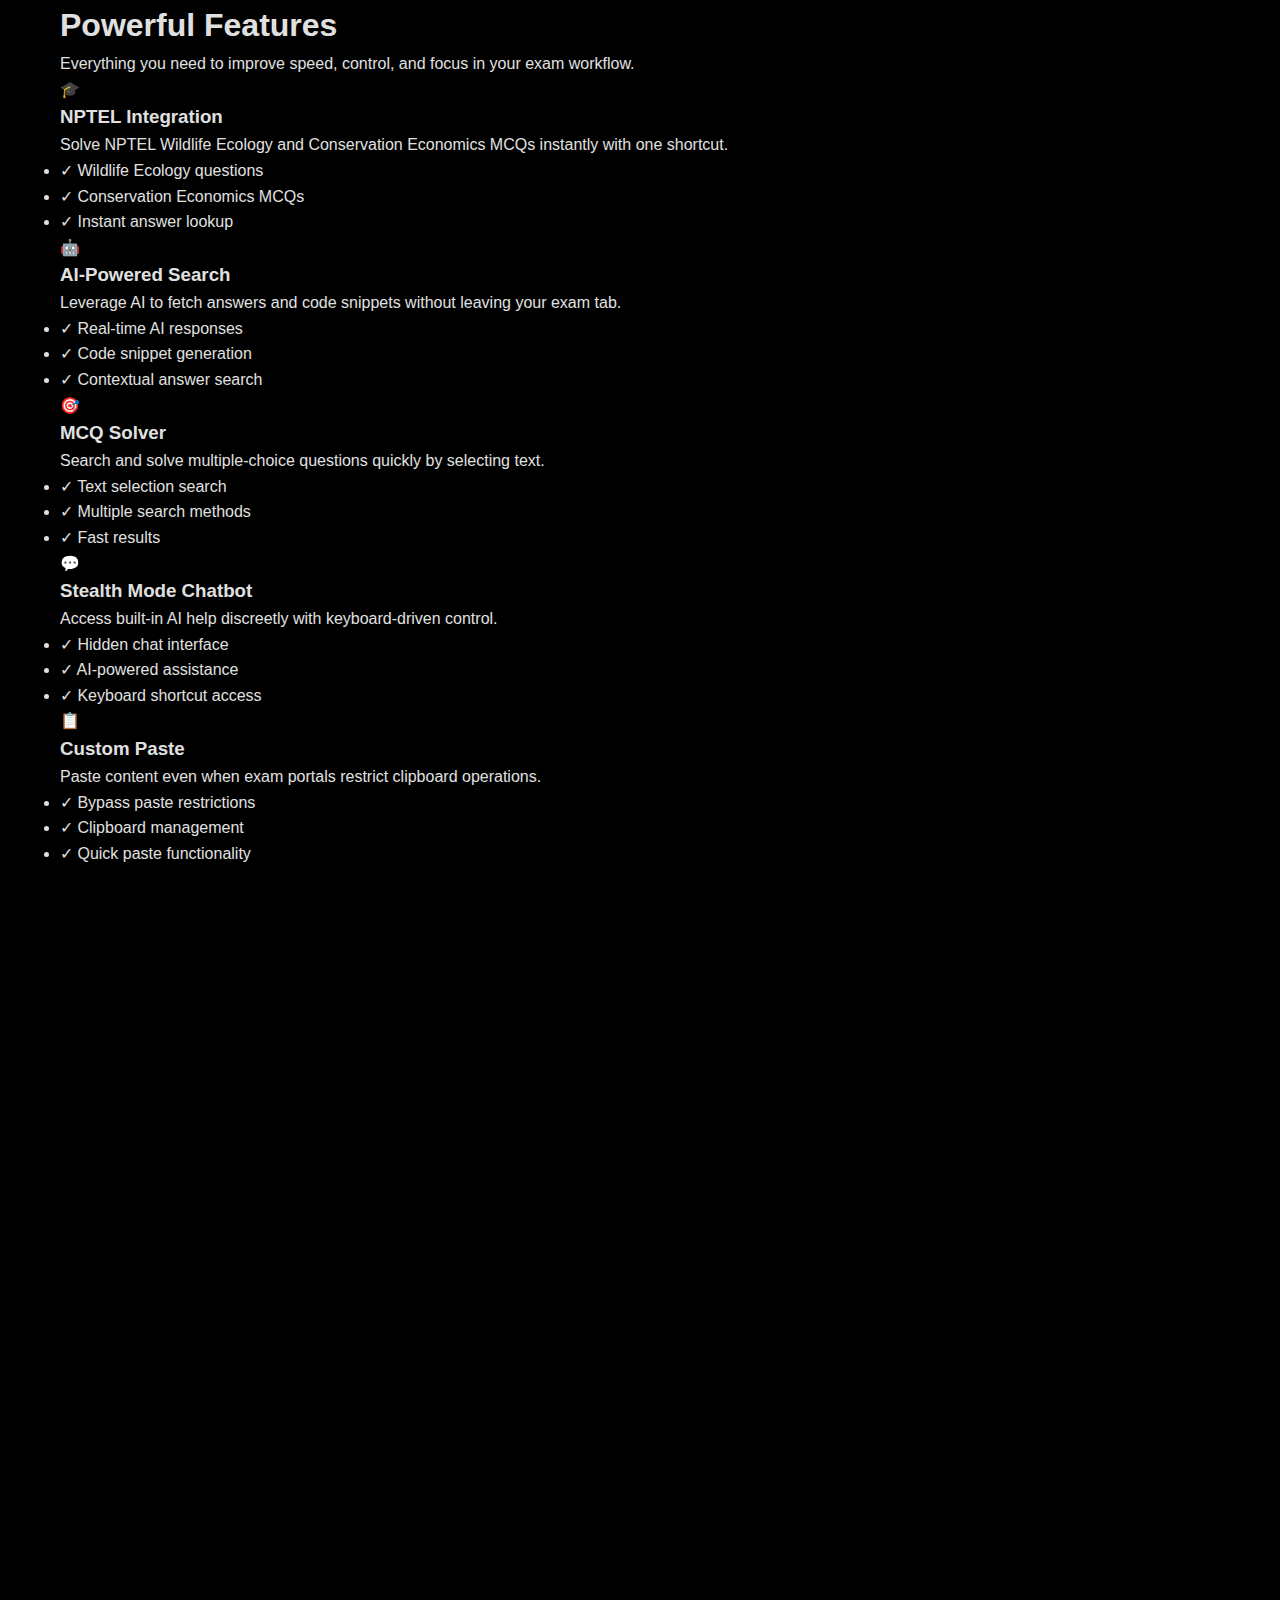
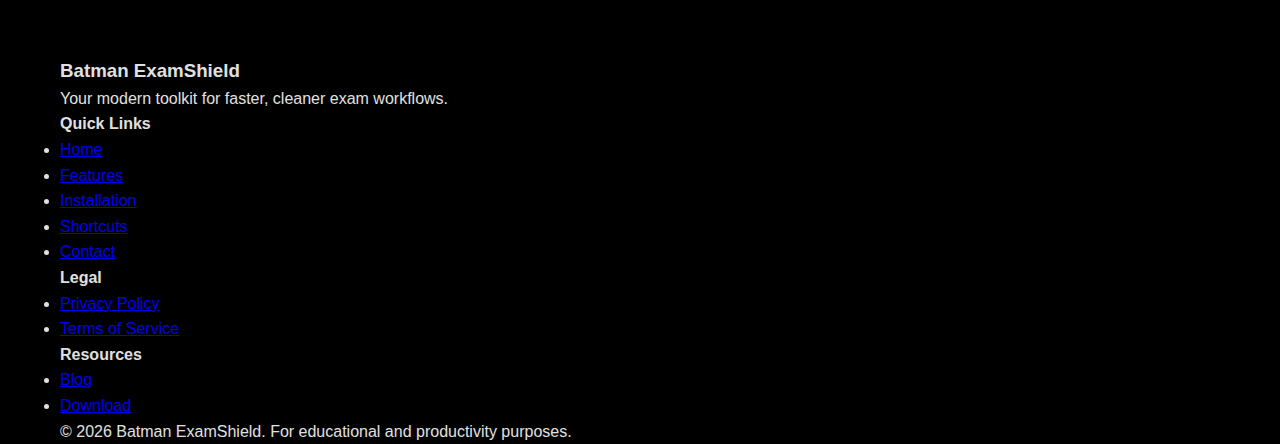
<file: features.html>
<!DOCTYPE html>
<html lang="en">
<head>
    <meta charset="UTF-8">
    <meta name="viewport" content="width=device-width, initial-scale=1.0">
    <title>Features - Batman ExamShield</title>
    <script async src="https://pagead2.googlesyndication.com/pagead/js/adsbygoogle.js?client=ca-pub-4603665034566848" crossorigin="anonymous"></script>
    <link rel="stylesheet" href="styles.css">
</head>
<body>
    <nav class="navbar">
        <div class="container nav-container">
            <div class="logo">
                <img src="Untitled design.png" alt="Batman logo" class="logo-img">
                <span class="logo-text">Batman</span>
            </div>
            <ul class="nav-menu">
                <li><a href="index.html" class="nav-link">Home</a></li>
                <li><a href="features.html" class="nav-link active">Features</a></li>
                <li><a href="installation.html" class="nav-link">Installation</a></li>
                <li><a href="blog.html" class="nav-link">Blog</a></li>
                <li><a href="shortcuts.html" class="nav-link">Shortcuts</a></li>
                <li><a href="contact.html" class="nav-link">Contact</a></li>
            </ul>
            <div class="hamburger">
                <span></span>
                <span></span>
                <span></span>
            </div>
        </div>
    </nav>

    <header class="page-header">
        <div class="container">
            <h1>Powerful Features</h1>
            <p>Everything you need to improve speed, control, and focus in your exam workflow.</p>
        </div>
    </header>

    <section id="features" class="features">
        <div class="container">
            <div class="features-grid">
                <div class="feature-card">
                    <div class="feature-icon">🎓</div>
                    <h3 class="feature-title">NPTEL Integration</h3>
                    <p class="feature-description">Solve NPTEL Wildlife Ecology and Conservation Economics MCQs instantly with one shortcut.</p>
                    <ul class="feature-list">
                        <li>✓ Wildlife Ecology questions</li>
                        <li>✓ Conservation Economics MCQs</li>
                        <li>✓ Instant answer lookup</li>
                    </ul>
                </div>

                <div class="feature-card">
                    <div class="feature-icon">🤖</div>
                    <h3 class="feature-title">AI-Powered Search</h3>
                    <p class="feature-description">Leverage AI to fetch answers and code snippets without leaving your exam tab.</p>
                    <ul class="feature-list">
                        <li>✓ Real-time AI responses</li>
                        <li>✓ Code snippet generation</li>
                        <li>✓ Contextual answer search</li>
                    </ul>
                </div>

                <div class="feature-card">
                    <div class="feature-icon">🎯</div>
                    <h3 class="feature-title">MCQ Solver</h3>
                    <p class="feature-description">Search and solve multiple-choice questions quickly by selecting text.</p>
                    <ul class="feature-list">
                        <li>✓ Text selection search</li>
                        <li>✓ Multiple search methods</li>
                        <li>✓ Fast results</li>
                    </ul>
                </div>

                <div class="feature-card">
                    <div class="feature-icon">💬</div>
                    <h3 class="feature-title">Stealth Mode Chatbot</h3>
                    <p class="feature-description">Access built-in AI help discreetly with keyboard-driven control.</p>
                    <ul class="feature-list">
                        <li>✓ Hidden chat interface</li>
                        <li>✓ AI-powered assistance</li>
                        <li>✓ Keyboard shortcut access</li>
                    </ul>
                </div>

                <div class="feature-card">
                    <div class="feature-icon">📋</div>
                    <h3 class="feature-title">Custom Paste</h3>
                    <p class="feature-description">Paste content even when exam portals restrict clipboard operations.</p>
                    <ul class="feature-list">
                        <li>✓ Bypass paste restrictions</li>
                        <li>✓ Clipboard management</li>
                        <li>✓ Quick paste functionality</li>
                    </ul>
                </div>

                <div class="feature-card">
                    <div class="feature-icon">🪟</div>
                    <h3 class="feature-title">Tab Switch Bypass</h3>
                    <p class="feature-description">Move between tabs without common switch warnings on supported portals.</p>
                    <ul class="feature-list">
                        <li>✓ Free tab navigation</li>
                        <li>✓ No switch detection</li>
                        <li>✓ Window management</li>
                    </ul>
                </div>

                <div class="feature-card">
                    <div class="feature-icon">🛡️</div>
                    <h3 class="feature-title">NeoExamShield Bypass</h3>
                    <p class="feature-description">Batman mimics NeoExamShield behavior for smoother compatibility.</p>
                    <ul class="feature-list">
                        <li>✓ Shield emulation</li>
                        <li>✓ Full portal access</li>
                        <li>✓ Seamless integration</li>
                    </ul>
                </div>

                <div class="feature-card">
                    <div class="feature-icon">⌨️</div>
                    <h3 class="feature-title">Stealth Typing</h3>
                    <p class="feature-description">Type answers in human-like pacing with adjustable speed control.</p>
                    <ul class="feature-list">
                        <li>✓ Human-like typing</li>
                        <li>✓ Adjustable speed</li>
                        <li>✓ Pattern mimicking</li>
                    </ul>
                </div>

                <div class="feature-card">
                    <div class="feature-icon">🔐</div>
                    <h3 class="feature-title">Remote Logout</h3>
                    <p class="feature-description">Securely end sessions remotely when you need to protect your access.</p>
                    <ul class="feature-list">
                        <li>✓ Remote session control</li>
                        <li>✓ Security management</li>
                        <li>✓ Privacy protection</li>
                    </ul>
                </div>

                <div class="feature-card">
                    <div class="feature-icon">🌐</div>
                    <h3 class="feature-title">Multi-Platform Support</h3>
                    <p class="feature-description">Works across IAM Neo, NPTEL, Examly, VIT, and more systems.</p>
                    <ul class="feature-list">
                        <li>✓ IAM Neo integration</li>
                        <li>✓ NPTEL compatibility</li>
                        <li>✓ Universal support</li>
                    </ul>
                </div>
            </div>
        </div>
    </section>

    <footer class="footer">
        <div class="container">
            <div class="footer-content">
                <div class="footer-section">
                    <h3>Batman ExamShield</h3>
                    <p>Your modern toolkit for faster, cleaner exam workflows.</p>
                </div>
                <div class="footer-section">
                    <h4>Quick Links</h4>
                    <ul>
                        <li><a href="index.html">Home</a></li>
                        <li><a href="features.html">Features</a></li>
                        <li><a href="installation.html">Installation</a></li>
                        <li><a href="shortcuts.html">Shortcuts</a></li>
                        <li><a href="contact.html">Contact</a></li>
                    </ul>
                </div>
                <div class="footer-section">
                    <h4>Legal</h4>
                    <ul>
                        <li><a href="privacy.html">Privacy Policy</a></li>
                        <li><a href="terms.html">Terms of Service</a></li>
                    </ul>
                </div>
                <div class="footer-section">
                    <h4>Resources</h4>
                    <ul>
                        <li><a href="blog.html">Blog</a></li>
                        <li><a href="https://drive.google.com/uc?export=download&id=1_CLEm8pmsHIme1Pbc56FaWH4n51JV1-a" target="_blank" rel="noopener noreferrer">Download</a></li>
                    </ul>
                </div>
            </div>
            <div class="footer-bottom">
                <p>&copy; 2026 Batman ExamShield. For educational and productivity purposes.</p>
            </div>
        </div>
    </footer>

    <script src="main.js"></script>
</body>
</html>
</file>
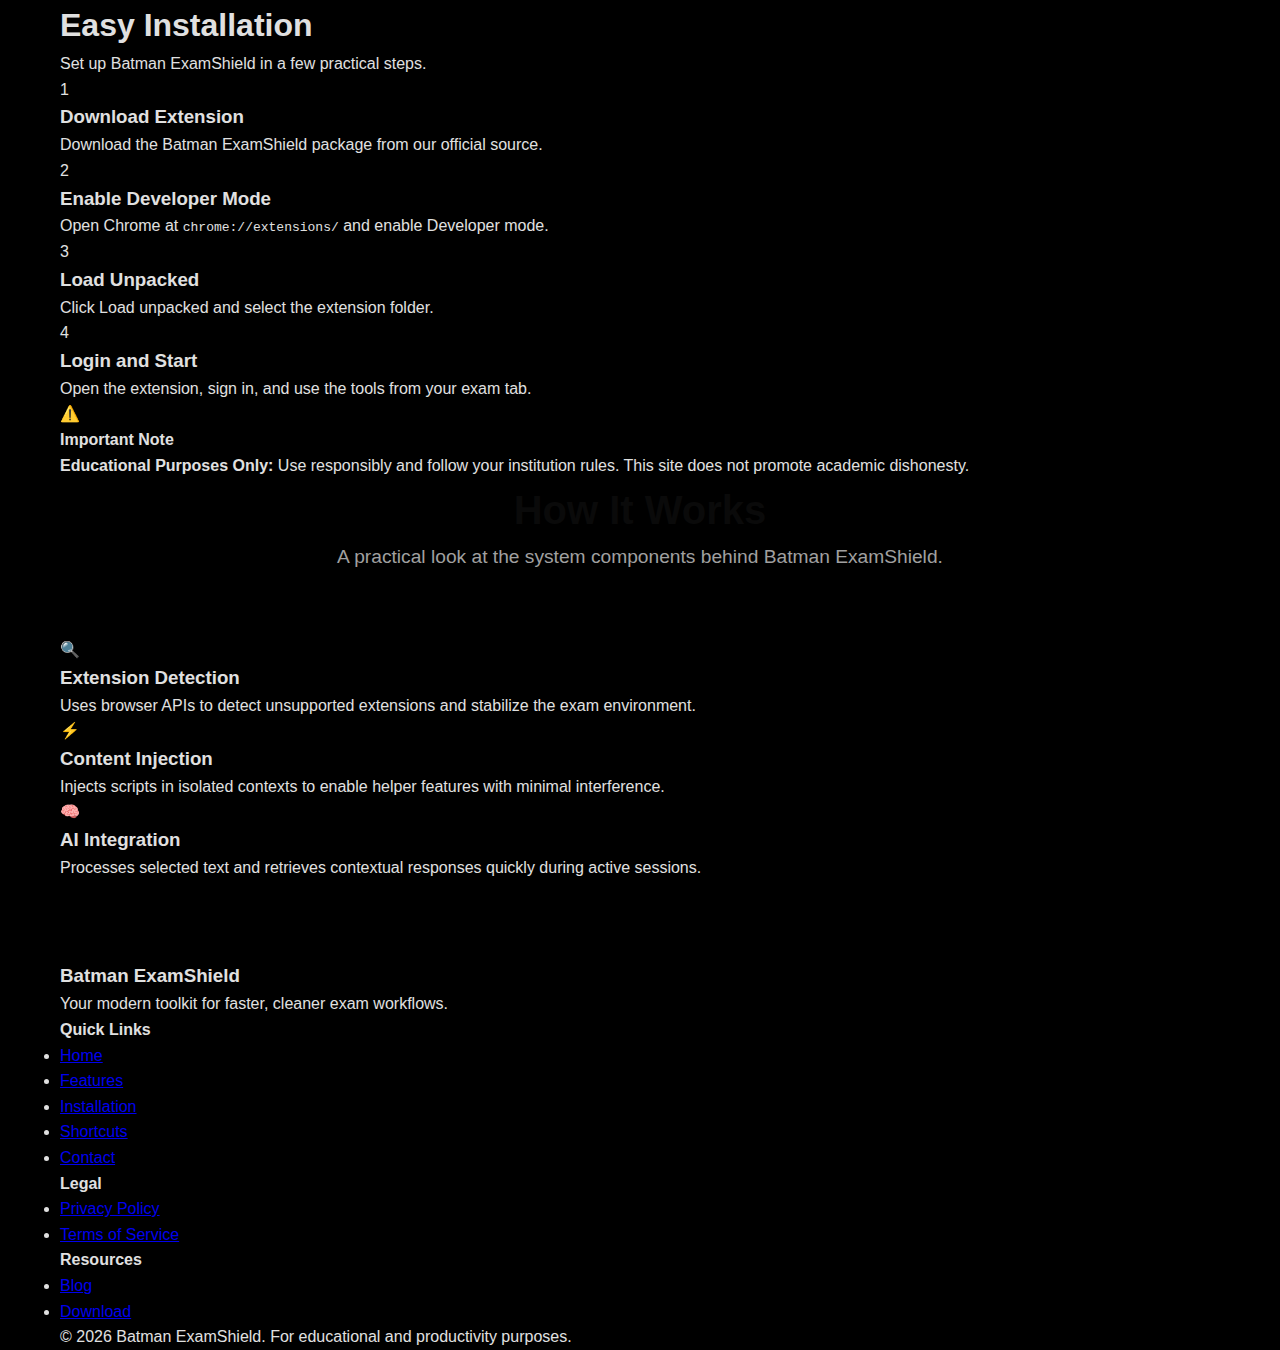
<file: installation.html>
<!DOCTYPE html>
<html lang="en">
<head>
    <meta charset="UTF-8">
    <meta name="viewport" content="width=device-width, initial-scale=1.0">
    <title>Installation - Batman ExamShield</title>
    <script async src="https://pagead2.googlesyndication.com/pagead/js/adsbygoogle.js?client=ca-pub-4603665034566848" crossorigin="anonymous"></script>
    <link rel="stylesheet" href="styles.css">
</head>
<body>
    <nav class="navbar">
        <div class="container nav-container">
            <div class="logo">
                <img src="Untitled design.png" alt="Batman logo" class="logo-img">
                <span class="logo-text">Batman</span>
            </div>
            <ul class="nav-menu">
                <li><a href="index.html" class="nav-link">Home</a></li>
                <li><a href="features.html" class="nav-link">Features</a></li>
                <li><a href="installation.html" class="nav-link active">Installation</a></li>
                <li><a href="blog.html" class="nav-link">Blog</a></li>
                <li><a href="shortcuts.html" class="nav-link">Shortcuts</a></li>
                <li><a href="contact.html" class="nav-link">Contact</a></li>
            </ul>
            <div class="hamburger">
                <span></span>
                <span></span>
                <span></span>
            </div>
        </div>
    </nav>

    <header class="page-header">
        <div class="container">
            <h1>Easy Installation</h1>
            <p>Set up Batman ExamShield in a few practical steps.</p>
        </div>
    </header>

    <section id="installation" class="installation">
        <div class="container">
            <div class="installation-steps">
                <div class="step">
                    <div class="step-number">1</div>
                    <div class="step-content">
                        <h3>Download Extension</h3>
                        <p>Download the Batman ExamShield package from our official source.</p>
                    </div>
                </div>

                <div class="step">
                    <div class="step-number">2</div>
                    <div class="step-content">
                        <h3>Enable Developer Mode</h3>
                        <p>Open Chrome at <code>chrome://extensions/</code> and enable Developer mode.</p>
                    </div>
                </div>

                <div class="step">
                    <div class="step-number">3</div>
                    <div class="step-content">
                        <h3>Load Unpacked</h3>
                        <p>Click Load unpacked and select the extension folder.</p>
                    </div>
                </div>

                <div class="step">
                    <div class="step-number">4</div>
                    <div class="step-content">
                        <h3>Login and Start</h3>
                        <p>Open the extension, sign in, and use the tools from your exam tab.</p>
                    </div>
                </div>
            </div>

            <div class="installation-note">
                <div class="note-icon">⚠️</div>
                <div class="note-content">
                    <h4>Important Note</h4>
                    <p><strong>Educational Purposes Only:</strong> Use responsibly and follow your institution rules. This site does not promote academic dishonesty.</p>
                </div>
            </div>
        </div>
    </section>

    <section id="how-it-works" class="how-it-works">
        <div class="container">
            <div class="section-header">
                <h2 class="section-title">How It Works</h2>
                <p class="section-subtitle">A practical look at the system components behind Batman ExamShield.</p>
            </div>

            <div class="works-content">
                <div class="works-item">
                    <div class="works-icon">🔍</div>
                    <h3>Extension Detection</h3>
                    <p>Uses browser APIs to detect unsupported extensions and stabilize the exam environment.</p>
                </div>
                <div class="works-item">
                    <div class="works-icon">⚡</div>
                    <h3>Content Injection</h3>
                    <p>Injects scripts in isolated contexts to enable helper features with minimal interference.</p>
                </div>
                <div class="works-item">
                    <div class="works-icon">🧠</div>
                    <h3>AI Integration</h3>
                    <p>Processes selected text and retrieves contextual responses quickly during active sessions.</p>
                </div>
                <div class="works-item">
                    <div class="works-icon">💾</div>
                    <h3>Local Database</h3>
                    <p>Maintains frequently used question sets locally for rapid access and reliability.</p>
                </div>
            </div>
        </div>
    </section>

    <footer class="footer">
        <div class="container">
            <div class="footer-content">
                <div class="footer-section">
                    <h3>Batman ExamShield</h3>
                    <p>Your modern toolkit for faster, cleaner exam workflows.</p>
                </div>
                <div class="footer-section">
                    <h4>Quick Links</h4>
                    <ul>
                        <li><a href="index.html">Home</a></li>
                        <li><a href="features.html">Features</a></li>
                        <li><a href="installation.html">Installation</a></li>
                        <li><a href="shortcuts.html">Shortcuts</a></li>
                        <li><a href="contact.html">Contact</a></li>
                    </ul>
                </div>
                <div class="footer-section">
                    <h4>Legal</h4>
                    <ul>
                        <li><a href="privacy.html">Privacy Policy</a></li>
                        <li><a href="terms.html">Terms of Service</a></li>
                    </ul>
                </div>
                <div class="footer-section">
                    <h4>Resources</h4>
                    <ul>
                        <li><a href="blog.html">Blog</a></li>
                        <li><a href="https://drive.google.com/uc?export=download&id=1_CLEm8pmsHIme1Pbc56FaWH4n51JV1-a" target="_blank" rel="noopener noreferrer">Download</a></li>
                    </ul>
                </div>
            </div>
            <div class="footer-bottom">
                <p>&copy; 2026 Batman ExamShield. For educational and productivity purposes.</p>
            </div>
        </div>
    </footer>

    <script src="main.js"></script>
</body>
</html>
</file>
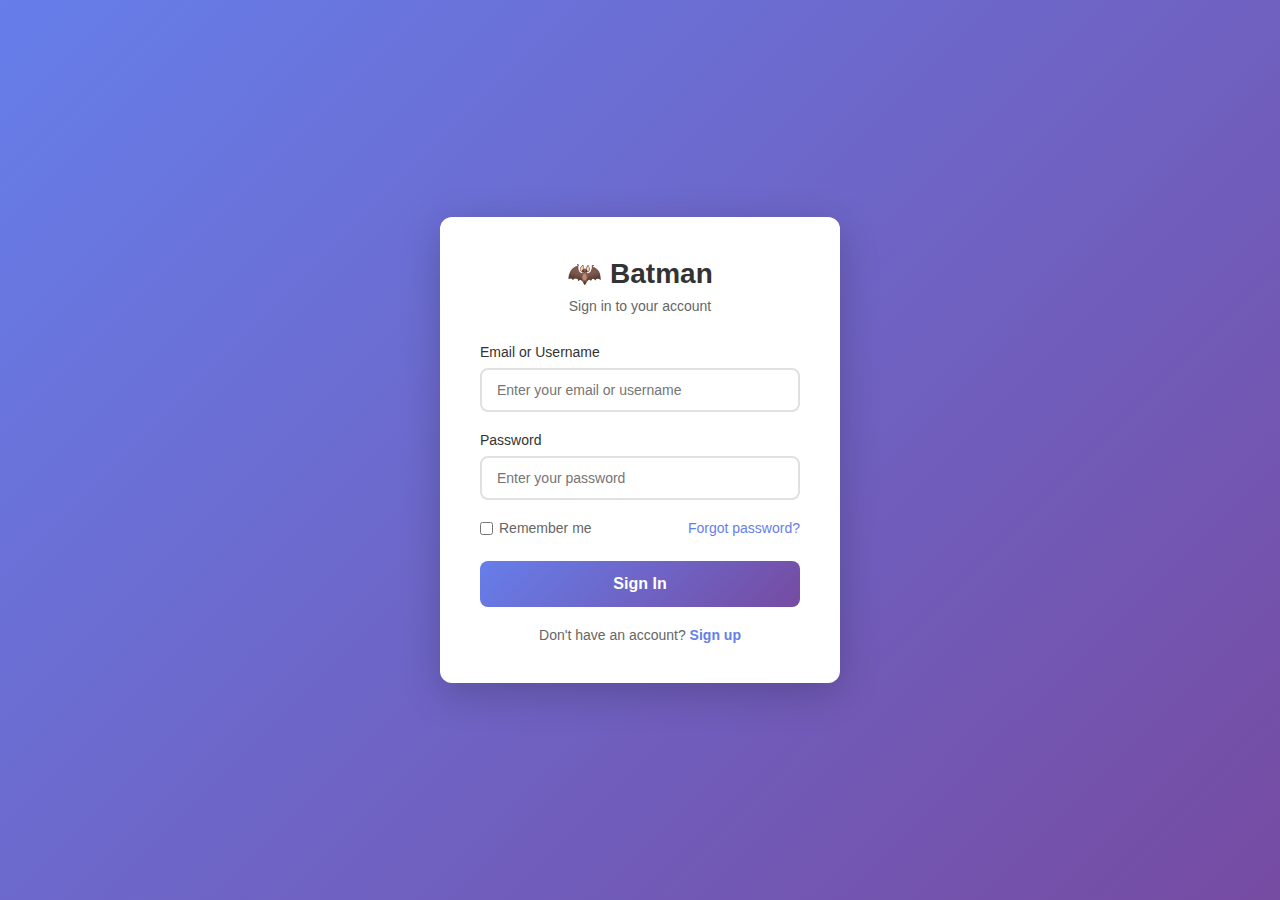
<file: login.html>
<!DOCTYPE html>
<html lang="en">
<head>
    <meta charset="UTF-8">
    <meta name="viewport" content="width=device-width, initial-scale=1.0">
    <title>Batman - Login</title>
    <style>
        * {
            margin: 0;
            padding: 0;
            box-sizing: border-box;
        }

        body {
            font-family: 'Segoe UI', Tahoma, Geneva, Verdana, sans-serif;
            background: linear-gradient(135deg, #667eea 0%, #764ba2 100%);
            display: flex;
            justify-content: center;
            align-items: center;
            min-height: 100vh;
            padding: 20px;
        }

        .login-container {
            background: white;
            border-radius: 12px;
            box-shadow: 0 10px 40px rgba(0, 0, 0, 0.2);
            width: 100%;
            max-width: 400px;
            padding: 40px;
        }

        .login-header {
            text-align: center;
            margin-bottom: 30px;
        }

        .login-header h1 {
            color: #333;
            font-size: 28px;
            margin-bottom: 8px;
        }

        .login-header p {
            color: #666;
            font-size: 14px;
        }

        .form-group {
            margin-bottom: 20px;
        }

        .form-group label {
            display: block;
            color: #333;
            font-weight: 500;
            margin-bottom: 8px;
            font-size: 14px;
        }

        .form-group input {
            width: 100%;
            padding: 12px 15px;
            border: 2px solid #e0e0e0;
            border-radius: 8px;
            font-size: 14px;
            transition: border-color 0.3s;
        }

        .form-group input:focus {
            outline: none;
            border-color: #667eea;
        }

        .form-options {
            display: flex;
            justify-content: space-between;
            align-items: center;
            margin-bottom: 25px;
        }

        .remember-me {
            display: flex;
            align-items: center;
            font-size: 14px;
            color: #666;
        }

        .remember-me input {
            margin-right: 6px;
            cursor: pointer;
        }

        .forgot-password {
            color: #667eea;
            text-decoration: none;
            font-size: 14px;
            transition: color 0.3s;
        }

        .forgot-password:hover {
            color: #764ba2;
        }

        .login-button {
            width: 100%;
            padding: 14px;
            background: linear-gradient(135deg, #667eea 0%, #764ba2 100%);
            color: white;
            border: none;
            border-radius: 8px;
            font-size: 16px;
            font-weight: 600;
            cursor: pointer;
            transition: transform 0.2s, box-shadow 0.3s;
        }

        .login-button:hover {
            transform: translateY(-2px);
            box-shadow: 0 5px 20px rgba(102, 126, 234, 0.4);
        }

        .login-button:active {
            transform: translateY(0);
        }

        .signup-link {
            text-align: center;
            margin-top: 20px;
            font-size: 14px;
            color: #666;
        }

        .signup-link a {
            color: #667eea;
            text-decoration: none;
            font-weight: 600;
            transition: color 0.3s;
        }

        .signup-link a:hover {
            color: #764ba2;
        }

        .error-message {
            background: #fee;
            color: #c33;
            padding: 10px;
            border-radius: 6px;
            margin-bottom: 20px;
            font-size: 14px;
            display: none;
        }

        .success-message {
            background: #efe;
            color: #3c3;
            padding: 10px;
            border-radius: 6px;
            margin-bottom: 20px;
            font-size: 14px;
            display: none;
        }
    </style>
</head>
<body>
    <div class="login-container">
        <div class="login-header">
            <h1>🦇 Batman</h1>
            <p>Sign in to your account</p>
        </div>

        <div class="error-message" id="errorMessage"></div>
        <div class="success-message" id="successMessage"></div>

        <form id="loginForm">
            <div class="form-group">
                <label for="email">Email or Username</label>
                <input 
                    type="text" 
                    id="email" 
                    name="email" 
                    placeholder="Enter your email or username"
                    required
                    autocomplete="username"
                >
            </div>

            <div class="form-group">
                <label for="password">Password</label>
                <input 
                    type="password" 
                    id="password" 
                    name="password" 
                    placeholder="Enter your password"
                    required
                    autocomplete="current-password"
                >
            </div>

            <div class="form-options">
                <label class="remember-me">
                    <input type="checkbox" id="rememberMe" name="rememberMe">
                    Remember me
                </label>
                <a href="#" class="forgot-password" id="forgotPassword">Forgot password?</a>
            </div>

            <button type="submit" class="login-button">Sign In</button>
        </form>

        <div class="signup-link">
            Don't have an account? <a href="#" id="signupLink">Sign up</a>
        </div>
    </div>

    <script src="login.js"></script>
</body>
</html>
</file>
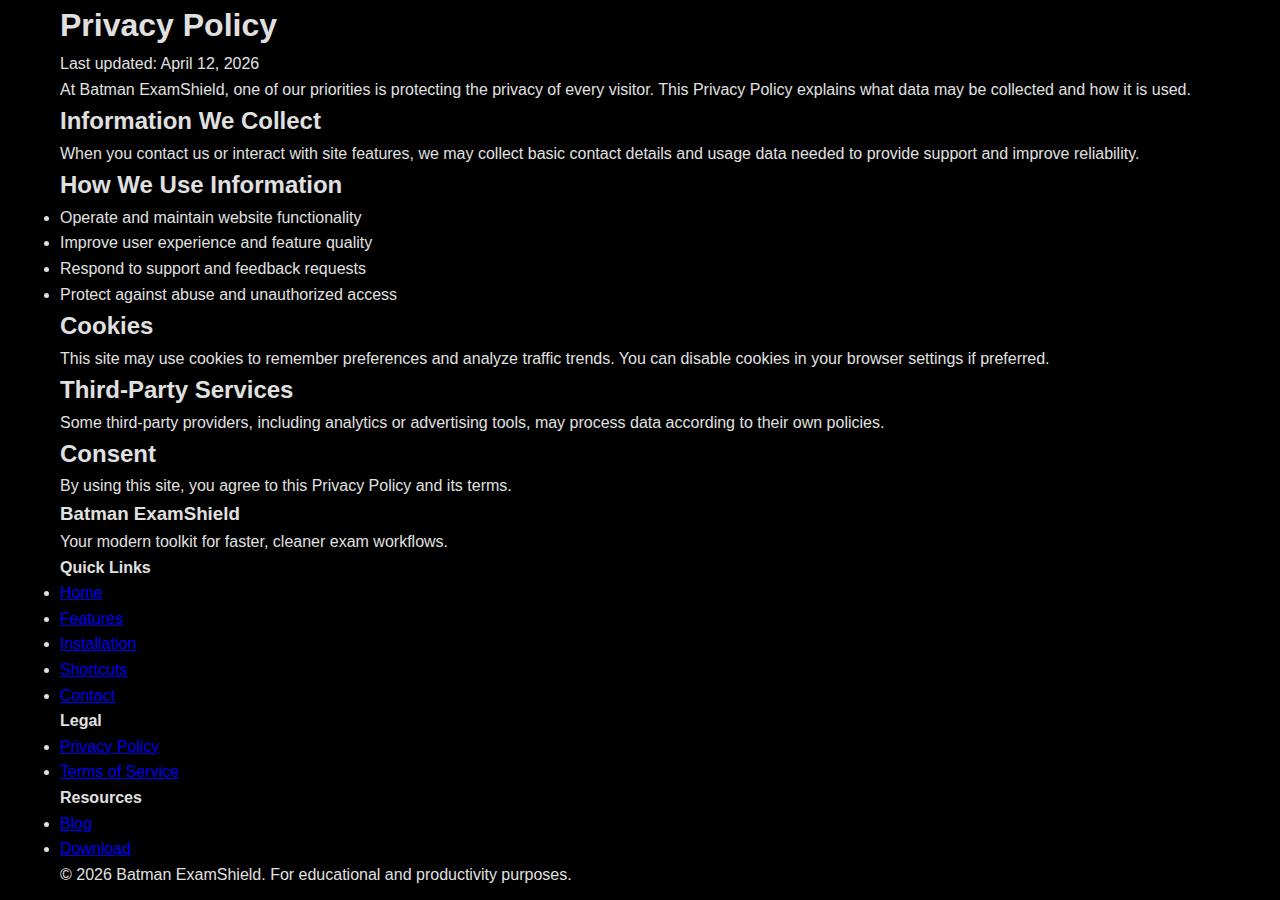
<file: privacy.html>
<!DOCTYPE html>
<html lang="en">
<head>
    <meta charset="UTF-8">
    <meta name="viewport" content="width=device-width, initial-scale=1.0">
    <title>Privacy Policy - Batman ExamShield</title>
    <link rel="stylesheet" href="styles.css">
</head>
<body>
    <nav class="navbar">
        <div class="container nav-container">
            <div class="logo">
                <img src="Untitled design.png" alt="Batman logo" class="logo-img">
                <span class="logo-text">Batman</span>
            </div>
            <ul class="nav-menu">
                <li><a href="index.html" class="nav-link">Home</a></li>
                <li><a href="features.html" class="nav-link">Features</a></li>
                <li><a href="installation.html" class="nav-link">Installation</a></li>
                <li><a href="blog.html" class="nav-link">Blog</a></li>
                <li><a href="shortcuts.html" class="nav-link">Shortcuts</a></li>
                <li><a href="contact.html" class="nav-link">Contact</a></li>
            </ul>
            <div class="hamburger">
                <span></span>
                <span></span>
                <span></span>
            </div>
        </div>
    </nav>

    <header class="page-header">
        <div class="container">
            <h1>Privacy Policy</h1>
            <p>Last updated: April 12, 2026</p>
        </div>
    </header>

    <section class="content-section">
        <div class="container">
            <div class="policy-content">
                <p>At Batman ExamShield, one of our priorities is protecting the privacy of every visitor. This Privacy Policy explains what data may be collected and how it is used.</p>

                <h2>Information We Collect</h2>
                <p>When you contact us or interact with site features, we may collect basic contact details and usage data needed to provide support and improve reliability.</p>

                <h2>How We Use Information</h2>
                <ul>
                    <li>Operate and maintain website functionality</li>
                    <li>Improve user experience and feature quality</li>
                    <li>Respond to support and feedback requests</li>
                    <li>Protect against abuse and unauthorized access</li>
                </ul>

                <h2>Cookies</h2>
                <p>This site may use cookies to remember preferences and analyze traffic trends. You can disable cookies in your browser settings if preferred.</p>

                <h2>Third-Party Services</h2>
                <p>Some third-party providers, including analytics or advertising tools, may process data according to their own policies.</p>

                <h2>Consent</h2>
                <p>By using this site, you agree to this Privacy Policy and its terms.</p>
            </div>
        </div>
    </section>

    <footer class="footer">
        <div class="container">
            <div class="footer-content">
                <div class="footer-section">
                    <h3>Batman ExamShield</h3>
                    <p>Your modern toolkit for faster, cleaner exam workflows.</p>
                </div>
                <div class="footer-section">
                    <h4>Quick Links</h4>
                    <ul>
                        <li><a href="index.html">Home</a></li>
                        <li><a href="features.html">Features</a></li>
                        <li><a href="installation.html">Installation</a></li>
                        <li><a href="shortcuts.html">Shortcuts</a></li>
                        <li><a href="contact.html">Contact</a></li>
                    </ul>
                </div>
                <div class="footer-section">
                    <h4>Legal</h4>
                    <ul>
                        <li><a href="privacy.html">Privacy Policy</a></li>
                        <li><a href="terms.html">Terms of Service</a></li>
                    </ul>
                </div>
                <div class="footer-section">
                    <h4>Resources</h4>
                    <ul>
                        <li><a href="blog.html">Blog</a></li>
                        <li><a href="https://drive.google.com/uc?export=download&id=1_CLEm8pmsHIme1Pbc56FaWH4n51JV1-a" target="_blank" rel="noopener noreferrer">Download</a></li>
                    </ul>
                </div>
            </div>
            <div class="footer-bottom">
                <p>&copy; 2026 Batman ExamShield. For educational and productivity purposes.</p>
            </div>
        </div>
    </footer>

    <script src="main.js"></script>
</body>
</html>
</file>
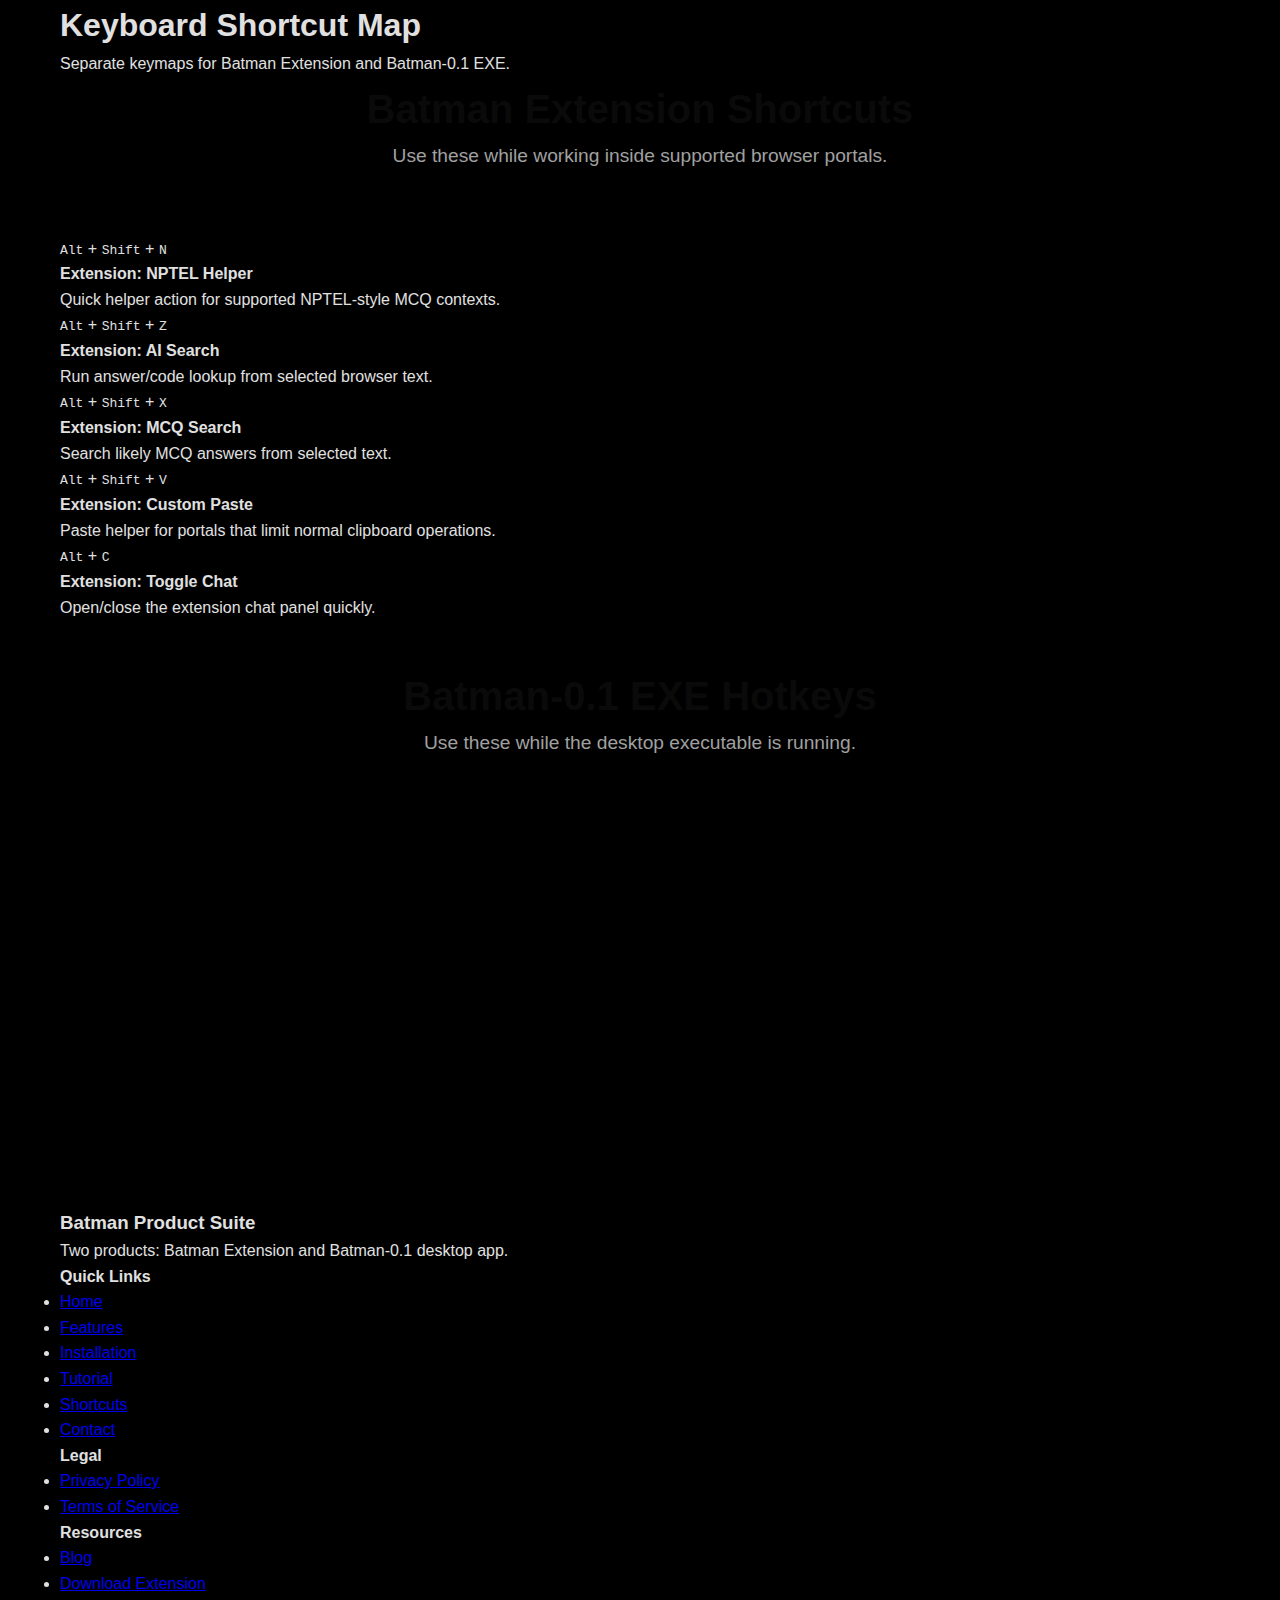
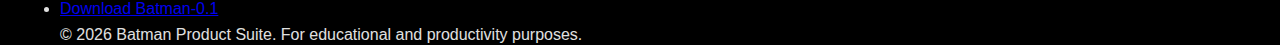
<file: shortcuts.html>
<!DOCTYPE html>
<html lang="en">
<head>
    <meta charset="UTF-8">
    <meta name="viewport" content="width=device-width, initial-scale=1.0">
    <title>Shortcuts - Batman Extension and Batman-0.1</title>
    <script async src="https://pagead2.googlesyndication.com/pagead/js/adsbygoogle.js?client=ca-pub-4603665034566848" crossorigin="anonymous"></script>
    <link rel="stylesheet" href="styles.css">
</head>
<body>
    <nav class="navbar">
        <div class="container nav-container">
            <div class="logo">
                <img src="Untitled design.png" alt="Batman logo" class="logo-img">
                <span class="logo-text">Batman</span>
            </div>
            <ul class="nav-menu">
                <li><a href="index.html" class="nav-link">Home</a></li>
                <li><a href="features.html" class="nav-link">Features</a></li>
                <li><a href="installation.html" class="nav-link">Installation</a></li>
                <li><a href="tutorial.html" class="nav-link">Tutorial</a></li>
                <li><a href="blog.html" class="nav-link">Blog</a></li>
                <li><a href="shortcuts.html" class="nav-link active">Shortcuts</a></li>
                <li><a href="contact.html" class="nav-link">Contact</a></li>
            </ul>
            <div class="hamburger">
                <span></span>
                <span></span>
                <span></span>
            </div>
        </div>
    </nav>

    <header class="page-header">
        <div class="container">
            <h1>Keyboard Shortcut Map</h1>
            <p>Separate keymaps for Batman Extension and Batman-0.1 EXE.</p>
        </div>
    </header>

    <section id="shortcuts" class="shortcuts">
        <div class="container">
            <div class="section-header">
                <h2 class="section-title">Batman Extension Shortcuts</h2>
                <p class="section-subtitle">Use these while working inside supported browser portals.</p>
            </div>
            <div class="shortcuts-grid">
                <div class="shortcut-card">
                    <div class="shortcut-keys"><kbd>Alt</kbd> + <kbd>Shift</kbd> + <kbd>N</kbd></div>
                    <h4>Extension: NPTEL Helper</h4>
                    <p>Quick helper action for supported NPTEL-style MCQ contexts.</p>
                </div>

                <div class="shortcut-card">
                    <div class="shortcut-keys"><kbd>Alt</kbd> + <kbd>Shift</kbd> + <kbd>Z</kbd></div>
                    <h4>Extension: AI Search</h4>
                    <p>Run answer/code lookup from selected browser text.</p>
                </div>

                <div class="shortcut-card">
                    <div class="shortcut-keys"><kbd>Alt</kbd> + <kbd>Shift</kbd> + <kbd>X</kbd></div>
                    <h4>Extension: MCQ Search</h4>
                    <p>Search likely MCQ answers from selected text.</p>
                </div>

                <div class="shortcut-card">
                    <div class="shortcut-keys"><kbd>Alt</kbd> + <kbd>Shift</kbd> + <kbd>V</kbd></div>
                    <h4>Extension: Custom Paste</h4>
                    <p>Paste helper for portals that limit normal clipboard operations.</p>
                </div>

                <div class="shortcut-card">
                    <div class="shortcut-keys"><kbd>Alt</kbd> + <kbd>C</kbd></div>
                    <h4>Extension: Toggle Chat</h4>
                    <p>Open/close the extension chat panel quickly.</p>
                </div>
            </div>

            <div class="section-header" style="margin-top: 44px;">
                <h2 class="section-title">Batman-0.1 EXE Hotkeys</h2>
                <p class="section-subtitle">Use these while the desktop executable is running.</p>
            </div>

            <div class="shortcuts-grid">
                <div class="shortcut-card">
                    <div class="shortcut-keys"><kbd>Ctrl</kbd> + <kbd>Print Screen</kbd></div>
                    <h4>EXE: Screenshot Capture</h4>
                    <p>Adds screenshots to queue for processing.</p>
                </div>

                <div class="shortcut-card">
                    <div class="shortcut-keys"><kbd>Ctrl</kbd> + <kbd>I</kbd></div>
                    <h4>EXE: Confirm Send</h4>
                    <p>Submits queued captures during confirmation window.</p>
                </div>

                <div class="shortcut-card">
                    <div class="shortcut-keys"><kbd>F8</kbd> / <kbd>F9</kbd></div>
                    <h4>EXE: Pause / Resume</h4>
                    <p>Pauses and resumes active typing flow.</p>
                </div>

                <div class="shortcut-card">
                    <div class="shortcut-keys"><kbd>F10</kbd></div>
                    <h4>EXE: Stop + Reset</h4>
                    <p>Stops current flow and resets typing state.</p>
                </div>

                <div class="shortcut-card">
                    <div class="shortcut-keys"><kbd>F2</kbd> / <kbd>F4</kbd> / <kbd>F6</kbd> / <kbd>F7</kbd> / <kbd>F12</kbd></div>
                    <h4>EXE: Runtime Controls</h4>
                    <p>Speed cycle, mode toggle, login, account summary, and logout actions.</p>
                </div>
            </div>
        </div>
    </section>

    <footer class="footer">
        <div class="container">
            <div class="footer-content">
                <div class="footer-section">
                    <h3>Batman Product Suite</h3>
                    <p>Two products: Batman Extension and Batman-0.1 desktop app.</p>
                </div>
                <div class="footer-section">
                    <h4>Quick Links</h4>
                    <ul>
                        <li><a href="index.html">Home</a></li>
                        <li><a href="features.html">Features</a></li>
                        <li><a href="installation.html">Installation</a></li>
                        <li><a href="tutorial.html">Tutorial</a></li>
                        <li><a href="shortcuts.html">Shortcuts</a></li>
                        <li><a href="contact.html">Contact</a></li>
                    </ul>
                </div>
                <div class="footer-section">
                    <h4>Legal</h4>
                    <ul>
                        <li><a href="privacy.html">Privacy Policy</a></li>
                        <li><a href="terms.html">Terms of Service</a></li>
                    </ul>
                </div>
                <div class="footer-section">
                    <h4>Resources</h4>
                    <ul>
                        <li><a href="blog.html">Blog</a></li>
                        <li><a href="https://drive.google.com/uc?export=download&id=1_CLEm8pmsHIme1Pbc56FaWH4n51JV1-a" target="_blank" rel="noopener noreferrer">Download Extension</a></li>
                        <li><a href="https://drive.usercontent.google.com/download?id=1qBzgWeui0xudnyQkOd8npD22zaaBtWrL&export=download" target="_blank" rel="noopener noreferrer">Download Batman-0.1</a></li>
                    </ul>
                </div>
            </div>
            <div class="footer-bottom">
                <p>&copy; 2026 Batman Product Suite. For educational and productivity purposes.</p>
            </div>
        </div>
    </footer>

    <script src="main.js"></script>
</body>
</html>
</file>
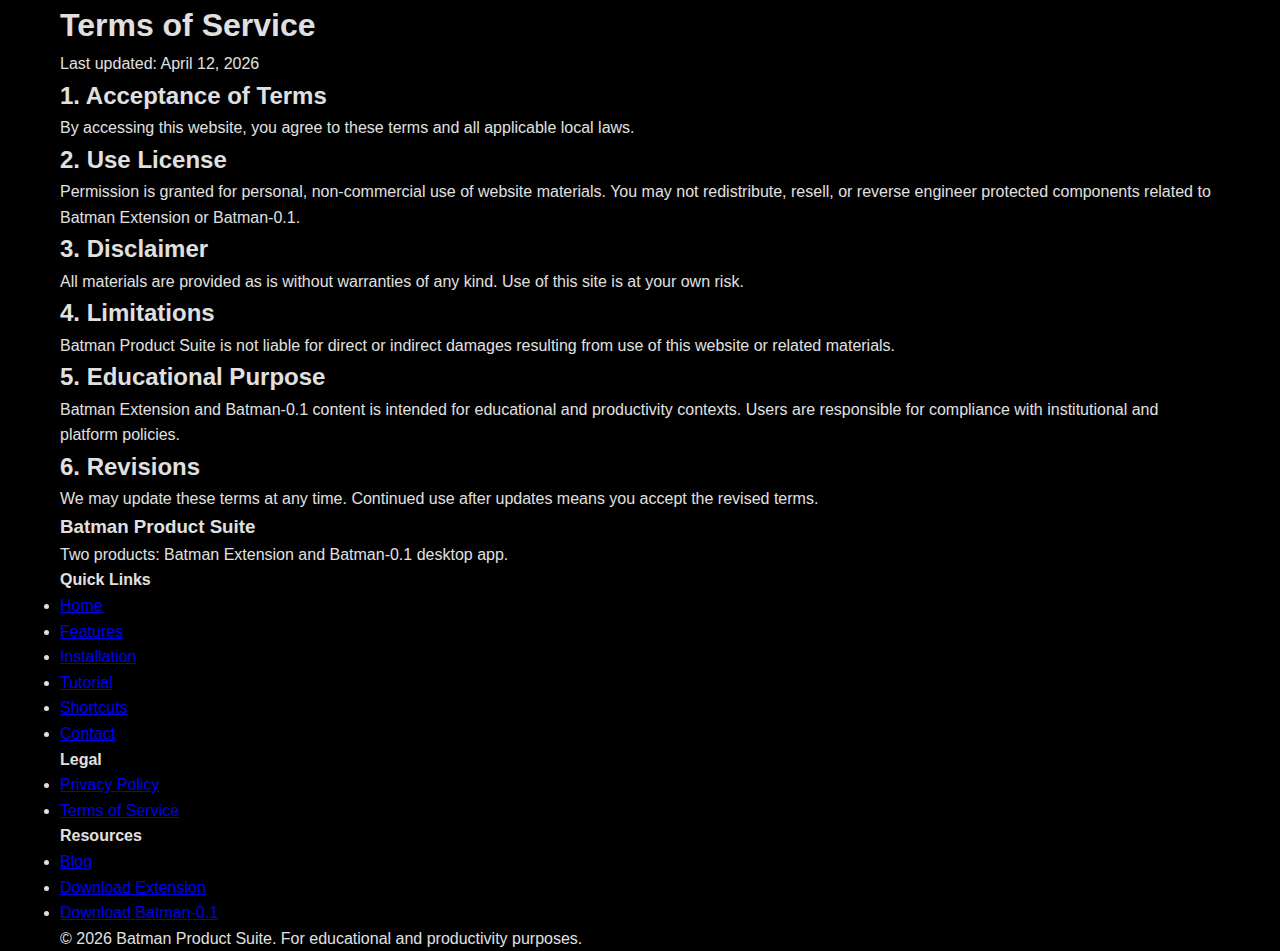
<file: terms.html>
<!DOCTYPE html>
<html lang="en">
<head>
    <meta charset="UTF-8">
    <meta name="viewport" content="width=device-width, initial-scale=1.0">
    <title>Terms of Service - Batman Product Suite</title>
    <link rel="stylesheet" href="styles.css">
</head>
<body>
    <nav class="navbar">
        <div class="container nav-container">
            <div class="logo">
                <img src="Untitled design.png" alt="Batman logo" class="logo-img">
                <span class="logo-text">Batman</span>
            </div>
            <ul class="nav-menu">
                <li><a href="index.html" class="nav-link">Home</a></li>
                <li><a href="features.html" class="nav-link">Features</a></li>
                <li><a href="installation.html" class="nav-link">Installation</a></li>
                <li><a href="tutorial.html" class="nav-link">Tutorial</a></li>
                <li><a href="blog.html" class="nav-link">Blog</a></li>
                <li><a href="shortcuts.html" class="nav-link">Shortcuts</a></li>
                <li><a href="contact.html" class="nav-link">Contact</a></li>
            </ul>
            <div class="hamburger">
                <span></span>
                <span></span>
                <span></span>
            </div>
        </div>
    </nav>

    <header class="page-header">
        <div class="container">
            <h1>Terms of Service</h1>
            <p>Last updated: April 12, 2026</p>
        </div>
    </header>

    <section class="content-section">
        <div class="container">
            <div class="policy-content">
                <h2>1. Acceptance of Terms</h2>
                <p>By accessing this website, you agree to these terms and all applicable local laws.</p>

                <h2>2. Use License</h2>
                <p>Permission is granted for personal, non-commercial use of website materials. You may not redistribute, resell, or reverse engineer protected components related to Batman Extension or Batman-0.1.</p>

                <h2>3. Disclaimer</h2>
                <p>All materials are provided as is without warranties of any kind. Use of this site is at your own risk.</p>

                <h2>4. Limitations</h2>
                <p>Batman Product Suite is not liable for direct or indirect damages resulting from use of this website or related materials.</p>

                <h2>5. Educational Purpose</h2>
                <p>Batman Extension and Batman-0.1 content is intended for educational and productivity contexts. Users are responsible for compliance with institutional and platform policies.</p>

                <h2>6. Revisions</h2>
                <p>We may update these terms at any time. Continued use after updates means you accept the revised terms.</p>
            </div>
        </div>
    </section>

    <footer class="footer">
        <div class="container">
            <div class="footer-content">
                <div class="footer-section">
                    <h3>Batman Product Suite</h3>
                    <p>Two products: Batman Extension and Batman-0.1 desktop app.</p>
                </div>
                <div class="footer-section">
                    <h4>Quick Links</h4>
                    <ul>
                        <li><a href="index.html">Home</a></li>
                        <li><a href="features.html">Features</a></li>
                        <li><a href="installation.html">Installation</a></li>
                        <li><a href="tutorial.html">Tutorial</a></li>
                        <li><a href="shortcuts.html">Shortcuts</a></li>
                        <li><a href="contact.html">Contact</a></li>
                    </ul>
                </div>
                <div class="footer-section">
                    <h4>Legal</h4>
                    <ul>
                        <li><a href="privacy.html">Privacy Policy</a></li>
                        <li><a href="terms.html">Terms of Service</a></li>
                    </ul>
                </div>
                <div class="footer-section">
                    <h4>Resources</h4>
                    <ul>
                        <li><a href="blog.html">Blog</a></li>
                        <li><a href="https://drive.google.com/uc?export=download&id=1_CLEm8pmsHIme1Pbc56FaWH4n51JV1-a" target="_blank" rel="noopener noreferrer">Download Extension</a></li>
                        <li><a href="https://drive.usercontent.google.com/download?id=1qBzgWeui0xudnyQkOd8npD22zaaBtWrL&export=download" target="_blank" rel="noopener noreferrer">Download Batman-0.1</a></li>
                    </ul>
                </div>
            </div>
            <div class="footer-bottom">
                <p>&copy; 2026 Batman Product Suite. For educational and productivity purposes.</p>
            </div>
        </div>
    </footer>

    <script src="main.js"></script>
</body>
</html>
</file>
<file: styles.css>
/* Reset and Base Styles */
* {
    margin: 0;
    padding: 0;
    box-sizing: border-box;
}

:root {
    --primary-color: #667eea;
    --secondary-color: #764ba2;
    --dark-color: #0a0a0a;
    --darker-color: #000000;
    --light-color: #1a1a1a;
    --text-color: #e0e0e0;
    --text-light: #a0a0a0;
    --border-color: #333333;
    --shadow: 0 10px 40px rgba(0, 0, 0, 0.5);
    --shadow-hover: 0 15px 50px rgba(102, 126, 234, 0.5);
}

html {
    scroll-behavior: smooth;
}

body {
    font-family: 'Segoe UI', Tahoma, Geneva, Verdana, sans-serif;
    line-height: 1.6;
    color: var(--text-color);
    overflow-x: hidden;
    background: var(--darker-color);
}

.container {
    max-width: 1200px;
    margin: 0 auto;
    padding: 0 20px;
}

/* Navigation */
.navbar {var(--dark-color);
    box-shadow: 0 2px 10px rgba(102, 126, 234, 0.3);
    position: fixed;
    width: 100%;
    top: 0;
    z-index: 1000;
    transition: all 0.3s ease;
    border-bottom: 1px solid var(--border-color)
    transition: all 0.3s ease;
}

.nav-container {
    display: flex;
    justify-content: space-between;
    align-items: center;
    padding: 1rem 20px;
}

.logo {
    display: flex;
    align-items: center;
    gap: 10px;
    font-size: 1.5rem;
    font-weight: 700;
    color: var(--primary-color);
}

.logo-icon {
    font-size: 2rem;
}

.nav-menu {
    display: flex;
    list-style: none;
    gap: 2rem;
    align-items: center;
}

.nav-link {
    text-decoration: none;
    color: var(--text-color);
    font-weight: 500;
    transition: color 0.3s;
}

.nav-link:hover {
    color: var(--primary-color);
}

.btn-login {
    padding: 0.6rem 1.5rem;
    background: linear-gradient(135deg, var(--primary-color), var(--secondary-color));
    color: white;
    text-decoration: none;
    border-radius: 8px;
    font-weight: 600;
    transition: transform 0.3s;
}

.btn-login:hover {
    transform: translateY(-2px);
}

.hamburger {
    display: none;
    flex-direction: column;
    cursor: pointer;
    gap: 5px;
}

.hamburger span {
    width: 25px;
    height: 3px;
    background: var(--primary-color);
    border-radius: 3px;
    transition: all 0.3s;
}

/* Hero Section */
.hero {
    padding: 120px 0 80px;1a1a2e 0%, #16213e
    background: linear-gradient(135deg, #667eea 0%, #764ba2 100%);
    color: white;
    margin-top: 70px;
}

.hero-content {
    display: grid;
    grid-template-columns: 1.2fr 1fr;
    gap: 3rem;
    align-items: center;
}

.hero-title {
    font-size: 3.5rem;
    font-weight: 800;
    line-height: 1.2;
    margin-bottom: 1.5rem;
}

.gradient-text {
    background: linear-gradient(45deg, #fff, #ffd700);
    -webkit-background-clip: text;
    -webkit-text-fill-color: transparent;
    background-clip: text;
}

.hero-description {
    font-size: 1.2rem;
    margin-bottom: 2rem;
    opacity: 0.95;
    line-height: 1.8;
}

.hero-buttons {
    display: flex;
    gap: 1rem;
    margin-bottom: 3rem;
}

.btn {
    padding: 1rem 2rem;
    border-radius: 8px;
    text-decoration: none;
    font-weight: 600;
    transition: all 0.3s;
    display: inline-block;
    border: none;
    cursor: pointer;
    font-size: 1rem;
}

.btn-primary {
    background: white;
    color: var(--primary-color);
}

.btn-primary:hover {
    transform: translateY(-3px);
    box-shadow: 0 10px 30px rgba(255, 255, 255, 0.3);
}

.btn-secondary {
    background: transparent;
    color: white;
    border: 2px solid white;
}

.btn-secondary:hover {
    background: white;
    color: var(--primary-color);
}

.hero-stats {
    display: flex;
    gap: 3rem;
}

.stat {
    display: flex;
    flex-direction: column;
}

.stat-number {
    font-size: 2.5rem;
    font-weight: 800;
}

.stat-label {
    opacity: 0.9;
    font-size: 0.9rem;
}

.hero-image {
    display: flex;
    justify-content: center;
    align-items: center;
}

.floating-card {var(--dark-color);
    color: var(--text-color);
    padding: 2rem;
    border-radius: 16px;
    box-shadow: 0 20px 60px rgba(102, 126, 234, 0.3);
    text-align: center;
    animation: float 3s ease-in-out infinite;
    border: 1px solid var(--border-color)
    animation: float 3s ease-in-out infinite;
}

@keyframes float {
    0%, 100% { transform: translateY(0); }
    50% { transform: translateY(-20px); }
}

.card-icon {
    font-size: 4rem;
    margin-bottom: 1rem;
}

/* Section Styles */
    background: var(--darker-color);
section {
    padding: 80px 0;
}

.section-header {
    text-align: center;
    margin-bottom: 4rem;
}

.section-title {
    font-size: 2.5rem;
    font-weight: text
    margin-bottom: 1rem;
    color: var(--dark-color);
}

.section-subtitle {
    font-size: 1.2rem;
    color: var(--text-light);
}

/* Tutorial Section */
.tutorial {var(--light-color
    padding: 80px 0;
    background: linear-gradient(135deg, #f5f7fa 0%, #c3cfe2 100%);
}

.video-container {
    position: relative;
    padding-bottom: 56.25%; /* 16:9 aspect ratio */
    height: 0;
    overflow: hidden;
    max-width: 900px;
    margin: 0 auto;
    border-radius: 15px;
    box-shadow: 0 10px 40px rgba(0, 0, 0, 0.2);
}

.video-container video {
    position: absolute;
    top: 0;
    left: 0;
    width: 100%;
    height: 100%;
    object-fit: cover;
}

/* Features Section */darker
.features {
    background: var(--light-color);
}

.features-grid {
    display: grid;
    grid-template-columns: repeat(auto-fit, minmax(350px, 1fr));
    gap: 2rem;
}
var(--dark-color);
    padding: 2rem;
    border-radius: 12px;
    box-shadow: var(--shadow);
    transition: all 0.3s;
    border: 1px solid var(--border-color)
    box-shadow: var(--shadow);
    transition: all 0.3s;
}

.feature-card:hover {
    transform: translateY(-10px);
    box-shadow: var(--shadow-hover);
}

.feature-icon {
    font-size: 3rem;
    margin-bottom: 1rem;
}

.feature-title {
    font-size: 1.text;
    font-weight: 700;
    margin-bottom: 1rem;
    color: var(--dark-color);
}

.feature-description {
    color: var(--text-light);
    margin-bottom: 1rem;
    line-height: 1.8;
}

.feature-list {
    list-style: none;
    padding: 0;
}

.feature-list li {
    padding: 0.5rem 0;
    color: var(--text-light);
}

/* Installation Section */
.installation-steps {
    display: grid;
    grid-template-columns: repeat(auto-fit, minmax(250px, 1fr));
    gap: 2rem;
    margin-bottom: 3rem;
}

.step {
    text-align: center;
    position: relative;
}

.step-number {
    width: 60px;
    height: 60px;
    background: linear-gradient(135deg, var(--primary-color), var(--secondary-color));
    color: white;
    border-radius: 50%;
    display: flex;
    align-items: center;
    justify-content: center;
    font-size: 1.5rem;
    font-weight: 700;
    margin: 0 auto 1.5rem;
}

.step-content h3 {
    font-size: 1.text;
    margin-bottom: 0.5rem;
    color: var(--dark-color);
}

.step-content p {
    color: var(--text-light);
    line-height: 1.6;
}

.step-content code {darker-color);
    padding: 0.2rem 0.6rem;
    border-radius: 4px;
    font-family: 'Courier New', monospace;
    color: var(--primary-color);
    border: 1px solid var(--borderr New', monospace;
    color: var(--primary-color);
}
2a2a1a
.installation-note {
    background: #fff3cd;
    border-left: 4px solid #ffc107;
    padding: 1.5rem;
    border-radius: 8px;
    display: flex;
    gap: 1rem;
    align-items: start;
}

.note-icon {
    font-size: 2rem;
}

.note-content h4 text
    margin-bottom: 0.5rem;
    color: var(--dark-color);
}

.note-content p {
    color: var(--text-light);
    line-height: 1.6;
}

/* Shortcuts Section */
.shortcuts {
    background: var(--light-color);
}

.shortcuts-grid {
    display: grid;
    grid-template-columns: repeat(auto-fit, minmax(300px, 1fr));
    gap: 2rem;
}
var(--dark-color);
    padding: 2rem;
    border-radius: 12px;
    box-shadow: var(--shadow);
    text-align: center;
    transition: all 0.3s;
    border: 1px solid var(--border-color)adow);
    text-align: center;
    transition: all 0.3s;
}

.shortcut-card:hover {
    transform: translateY(-5px);
    box-shadow: var(--shadow-hover);
}

.shortcut-keys {
    margin-bottom: 1.5rem;
}

.shortcut-keys kbd {
    background: linear-gradient(135deg, var(--primary-color), var(--secondary-color));
    color: white;
    padding: 0.5rem 1rem;
    border-radius: 6px;
    font-weight: 600;
    display: inline-block;
    margin: 0.2rem;
    box-shadow: 0 4px 10px rgba(102, 126, 234, 0.3);
}

.shortcut-card h4text
    font-size: 1.3rem;
    margin-bottom: 0.5rem;
    color: var(--dark-color);
}

.shortcut-card p {
    color: var(--text-light);
}

/* How It Works Section */
.works-content {
    display: grid;
    grid-template-columns: repeat(auto-fit, minmax(250px, 1fr));
    gap: 2rem;
}

.works-item {
    text-align: center;
    padding: 2rem;
}

.works-icon {
    font-size: 3.5rem;
    margin-bottom: 1rem;
}

.works-item h3 {text
    font-size: 1.5rem;
    margin-bottom: 1rem;
    color: var(--dark-color);
}

.works-item p {
    color: var(--text-light);
    line-height: 1.8;
}

/* Contact Section */
.contact {
    background: var(--light-color);
}

.contact-content {
    display: grid;
    grid-template-columns: 1fr 1.5fr;
    gap: 3rem;
}

.contact-info {
    display: flex;
    flex-direction: column;
    gap: 2rem;
}

.contact-item {
    display: flex;
    gap: 1rem;
    align-items: start;
}

.contact-icon {
    font-size: 2rem;
}
text
.contact-item h4 {
    margin-bottom: 0.5rem;
    color: var(--dark-color);
}

.contact-item p {
    color: var(--text-light);
}
var(--dark-color);
    padding: 2rem;
    border-radius: 12px;
    box-shadow: var(--shadow);
    border: 1px solid var(--border-color
    border-radius: 12px;
    box-shadow: var(--shadow);
}

.form-group {
    margin-bottom: 1.5rem;
}

.form-group input,
.form-group textarea {
    width: 100%;
    padding: 1rem;
    border: 2px solid var(--border-color);
    border-radius: 8px;
    background: var(--darker-color);
    color: var(--text-color);
    font-family: inherit;
    font-size: 1rem;
    transition: border-color 0.3s;
}

.form-group input:focus,
.form-group textarea:focus {
    outline: none;
    border-color: var(--primary-color);
}

    border-top: 1px solid var(--border-color);
/* Footer */
.footer {
    background: var(--dark-color);
    color: white;
    padding: 3rem 0 1rem;
}

.footer-content {
    display: grid;
    grid-template-columns: repeat(auto-fit, minmax(200px, 1fr));
    gap: 2rem;
    margin-bottom: 2rem;
}

.footer-section h3,
.footer-section h4 {
    margin-bottom: 1rem;
}

.footer-section ul {
    list-style: none;
}

.footer-section ul li {
    margin-bottom: 0.5rem;
}

.footer-section a {
    color: rgba(255, 255, 255, 0.7);
    text-decoration: none;
    transition: color 0.3s;
}

.footer-section a:hover {
    color: white;
}

.footer-bottom {
    text-align: center;
    padding-top: 2rem;
    border-top: 1px solid rgba(255, 255, 255, 0.1);
    color: rgba(255, 255, 255, 0.6);
}

/* Responsive Design */
@media (max-width: 768px) {
    .hamburger {
        display: flex;
    }
var(--dark-color);
        width: 100%;
        text-align: center;
        transition: 0.3s;
        box-shadow: 0 10px 27px rgba(0, 0, 0, 0.5);
        padding: 2rem 0;
        border-bottom: 1px solid var(--border-color) column;
        background: white;
        width: 100%;
        text-align: center;
        transition: 0.3s;
        box-shadow: 0 10px 27px rgba(0, 0, 0, 0.05);
        padding: 2rem 0;
    }

    .nav-menu.active {
        left: 0;
    }

    .hero-content {
        grid-template-columns: 1fr;
        text-align: center;
    }

    .hero-title {
        font-size: 2.5rem;
    }

    .hero-buttons {
        justify-content: center;
    }

    .hero-stats {
        justify-content: center;
    }

    .features-grid,
    .shortcuts-grid,
    .installation-steps {
        grid-template-columns: 1fr;
    }

    .contact-content {
        grid-template-columns: 1fr;
    }

    .section-title {
        font-size: 2rem;
    }
}

@media (max-width: 480px) {
    .hero-title {
        font-size: 2rem;
    }

    .hero-description {
        font-size: 1rem;
    }

    .btn {
        padding: 0.8rem 1.5rem;
    }

    .hero-stats {
        gap: 1.5rem;
    }

    .stat-number {
        font-size: 2rem;
    }
}

/* Update Popup */
.popup-overlay {
    position: fixed;
    top: 0;
    left: 0;
    width: 100%;
    height: 100%;
    background: rgba(0, 0, 0, 0.8);
    display: none;
    justify-content: center;
    align-items: center;
    z-index: 2000;
    opacity: 0;
    transition: opacity 0.3s ease;
    backdrop-filter: blur(5px);
}

.popup-overlay.active {
    opacity: 1;
}

.popup-content {
    background: #1a1a1a;
    padding: 2.5rem;
    border-radius: 16px;
    width: 90%;
    max-width: 500px;
    text-align: center;
    position: relative;
    border: 1px solid #333;
    box-shadow: 0 20px 60px rgba(0, 0, 0, 0.5);
    transform: translateY(20px);
    transition: transform 0.3s ease;
}

.popup-overlay.active .popup-content {
    transform: translateY(0);
}

.popup-close {
    position: absolute;
    top: 15px;
    right: 15px;
    background: none;
    border: none;
    font-size: 2rem;
    color: #a0a0a0;
    cursor: pointer;
    transition: color 0.3s;
    line-height: 1;
}

.popup-close:hover {
    color: #667eea;
}

.popup-icon {
    font-size: 4rem;
    margin-bottom: 1rem;
    animation: bounce 2s infinite;
}

@keyframes bounce {
    0%, 20%, 50%, 80%, 100% { transform: translateY(0); }
    40% { transform: translateY(-20px); }
    60% { transform: translateY(-10px); }
}

.popup-content h2 {
    color: #667eea;
    margin-bottom: 1rem;
    font-size: 2rem;
}

.popup-content p {
    color: #e0e0e0;
    margin-bottom: 2rem;
    font-size: 1.1rem;
    line-height: 1.6;
}

.popup-btn {
    width: 100%;
    font-size: 1.1rem;
}
</file>
